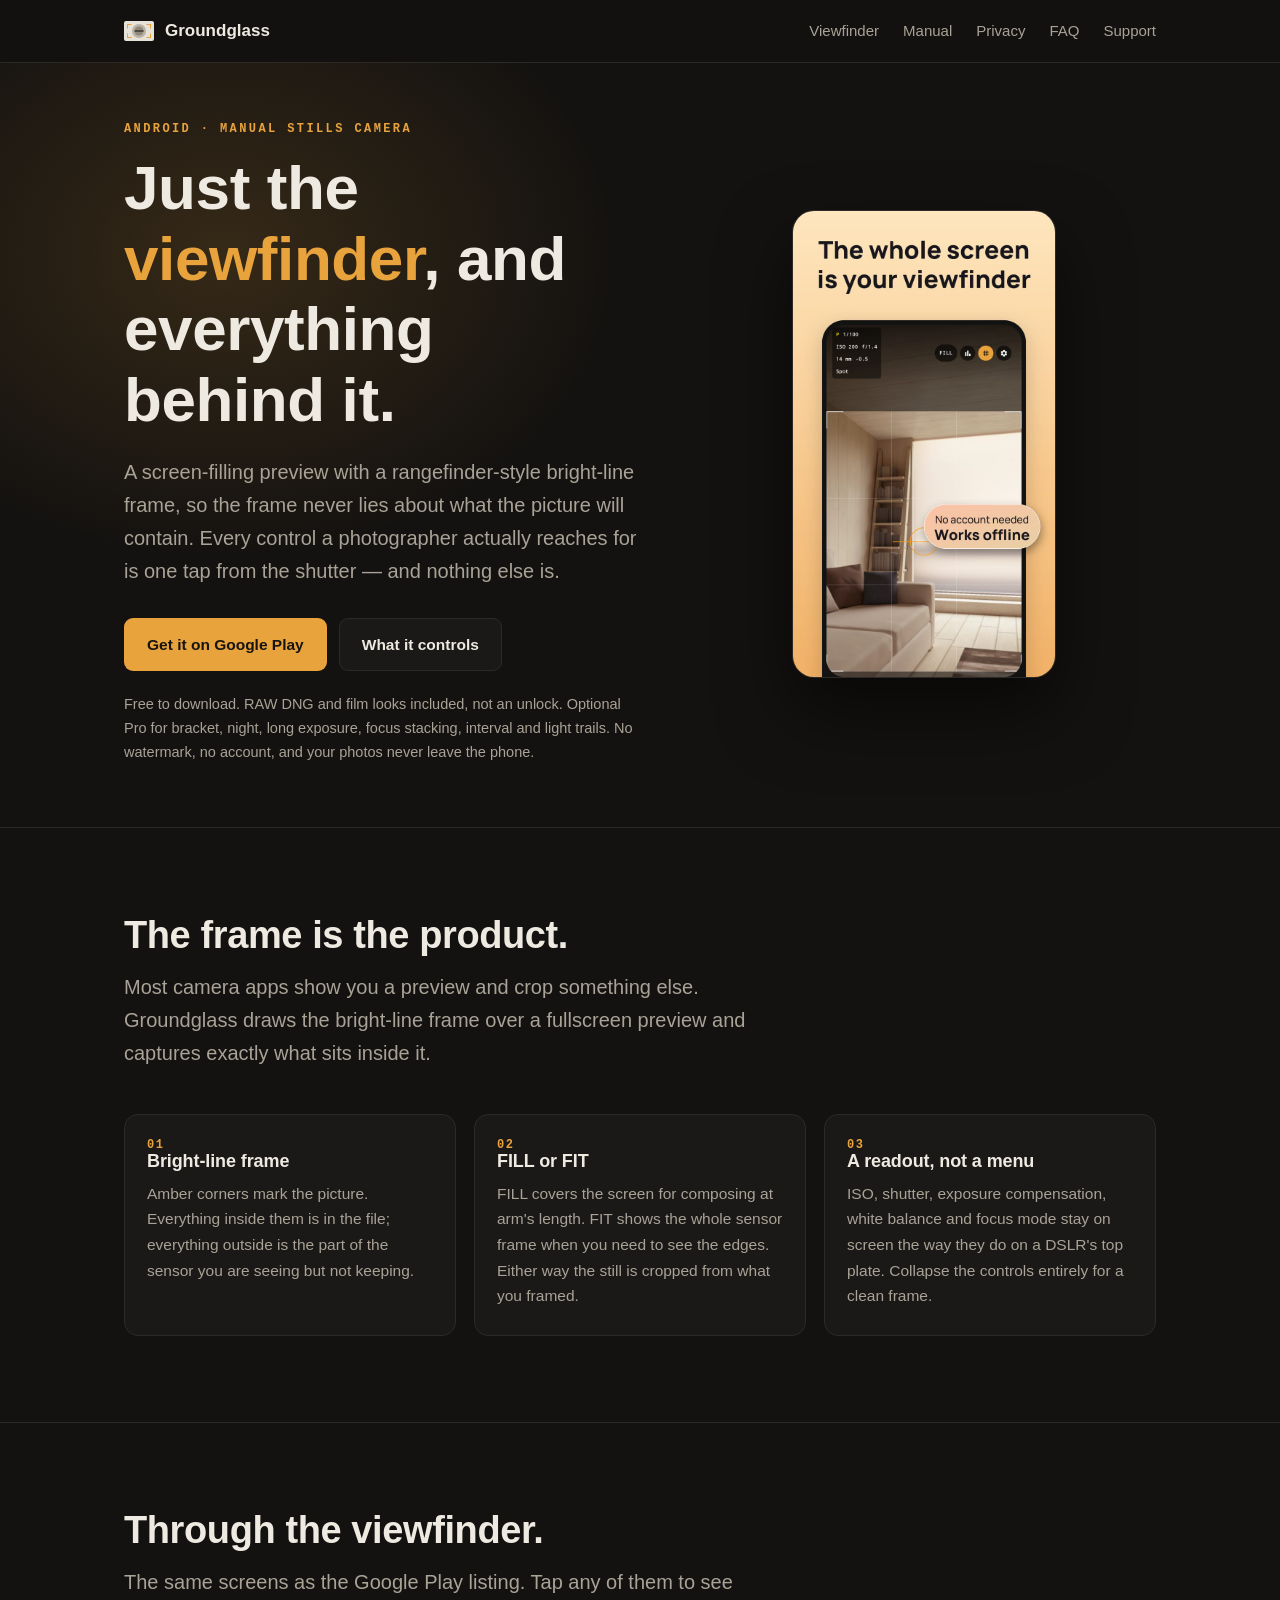
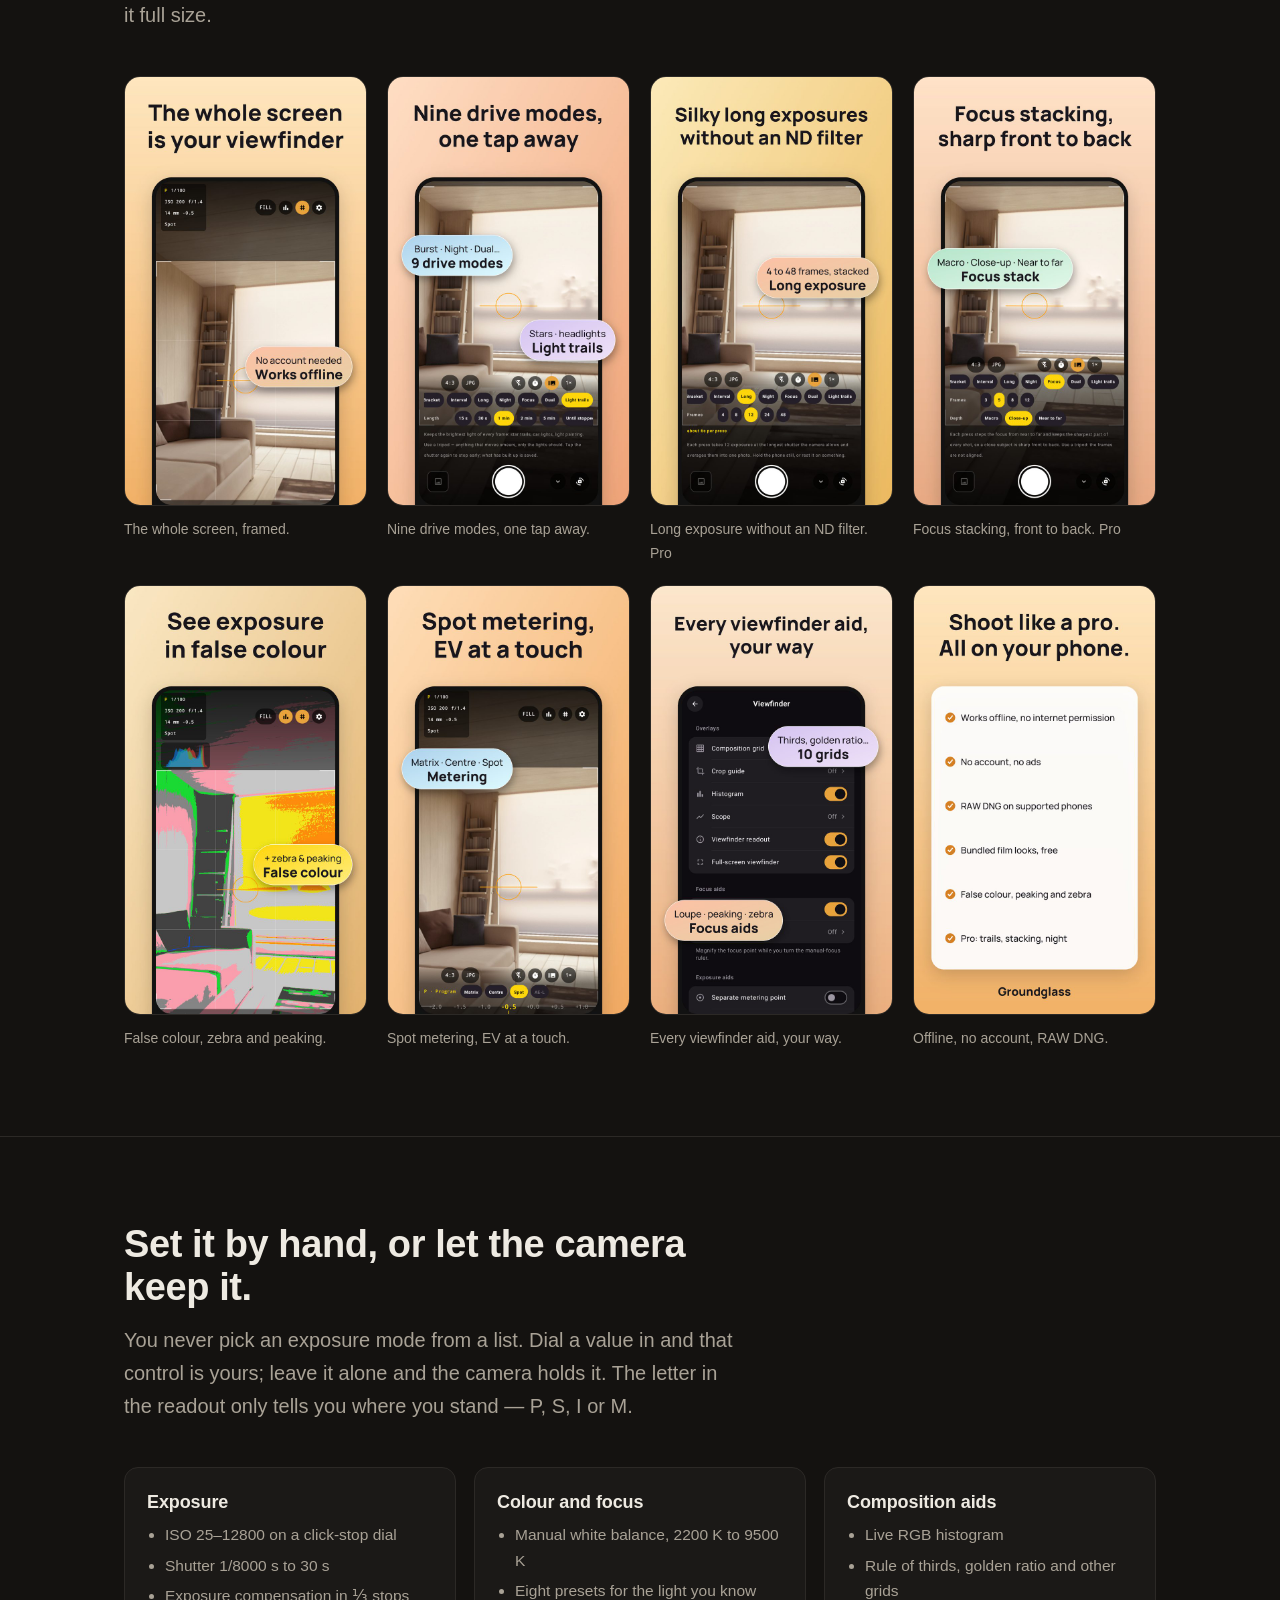
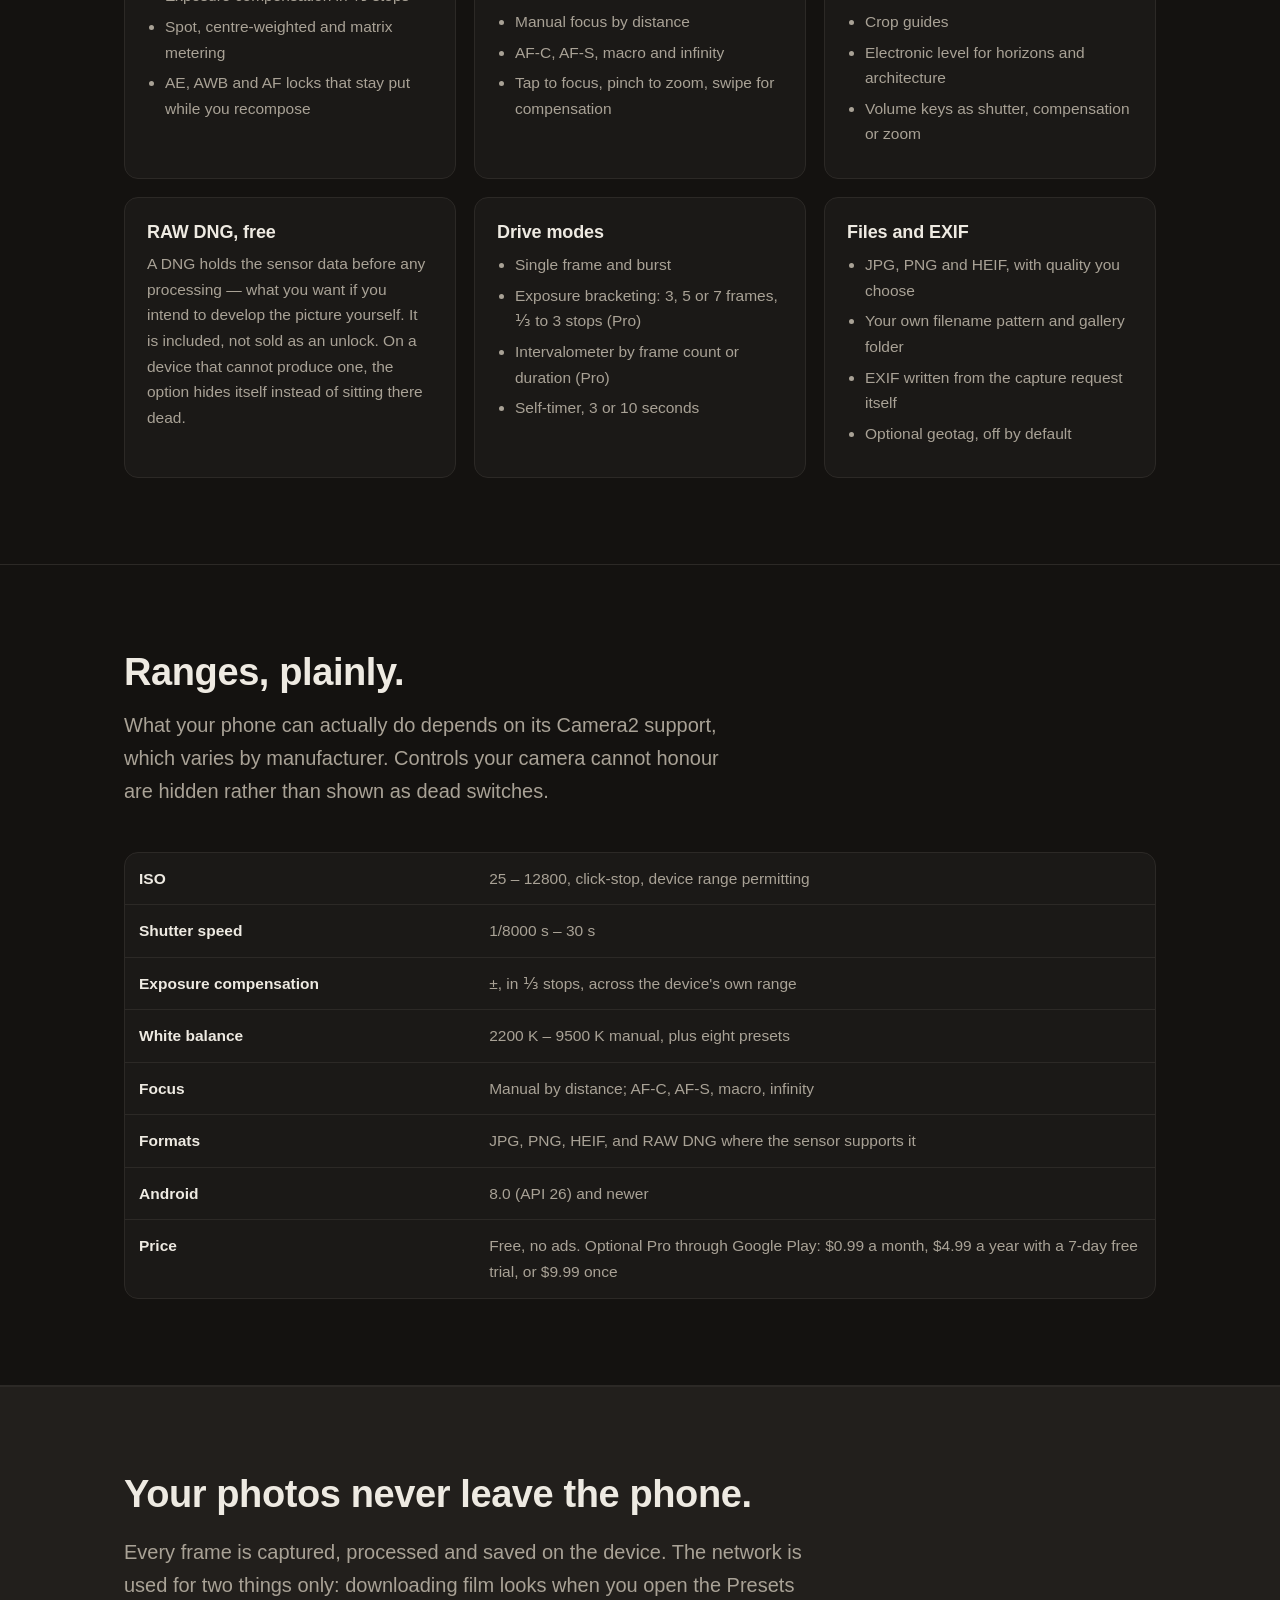
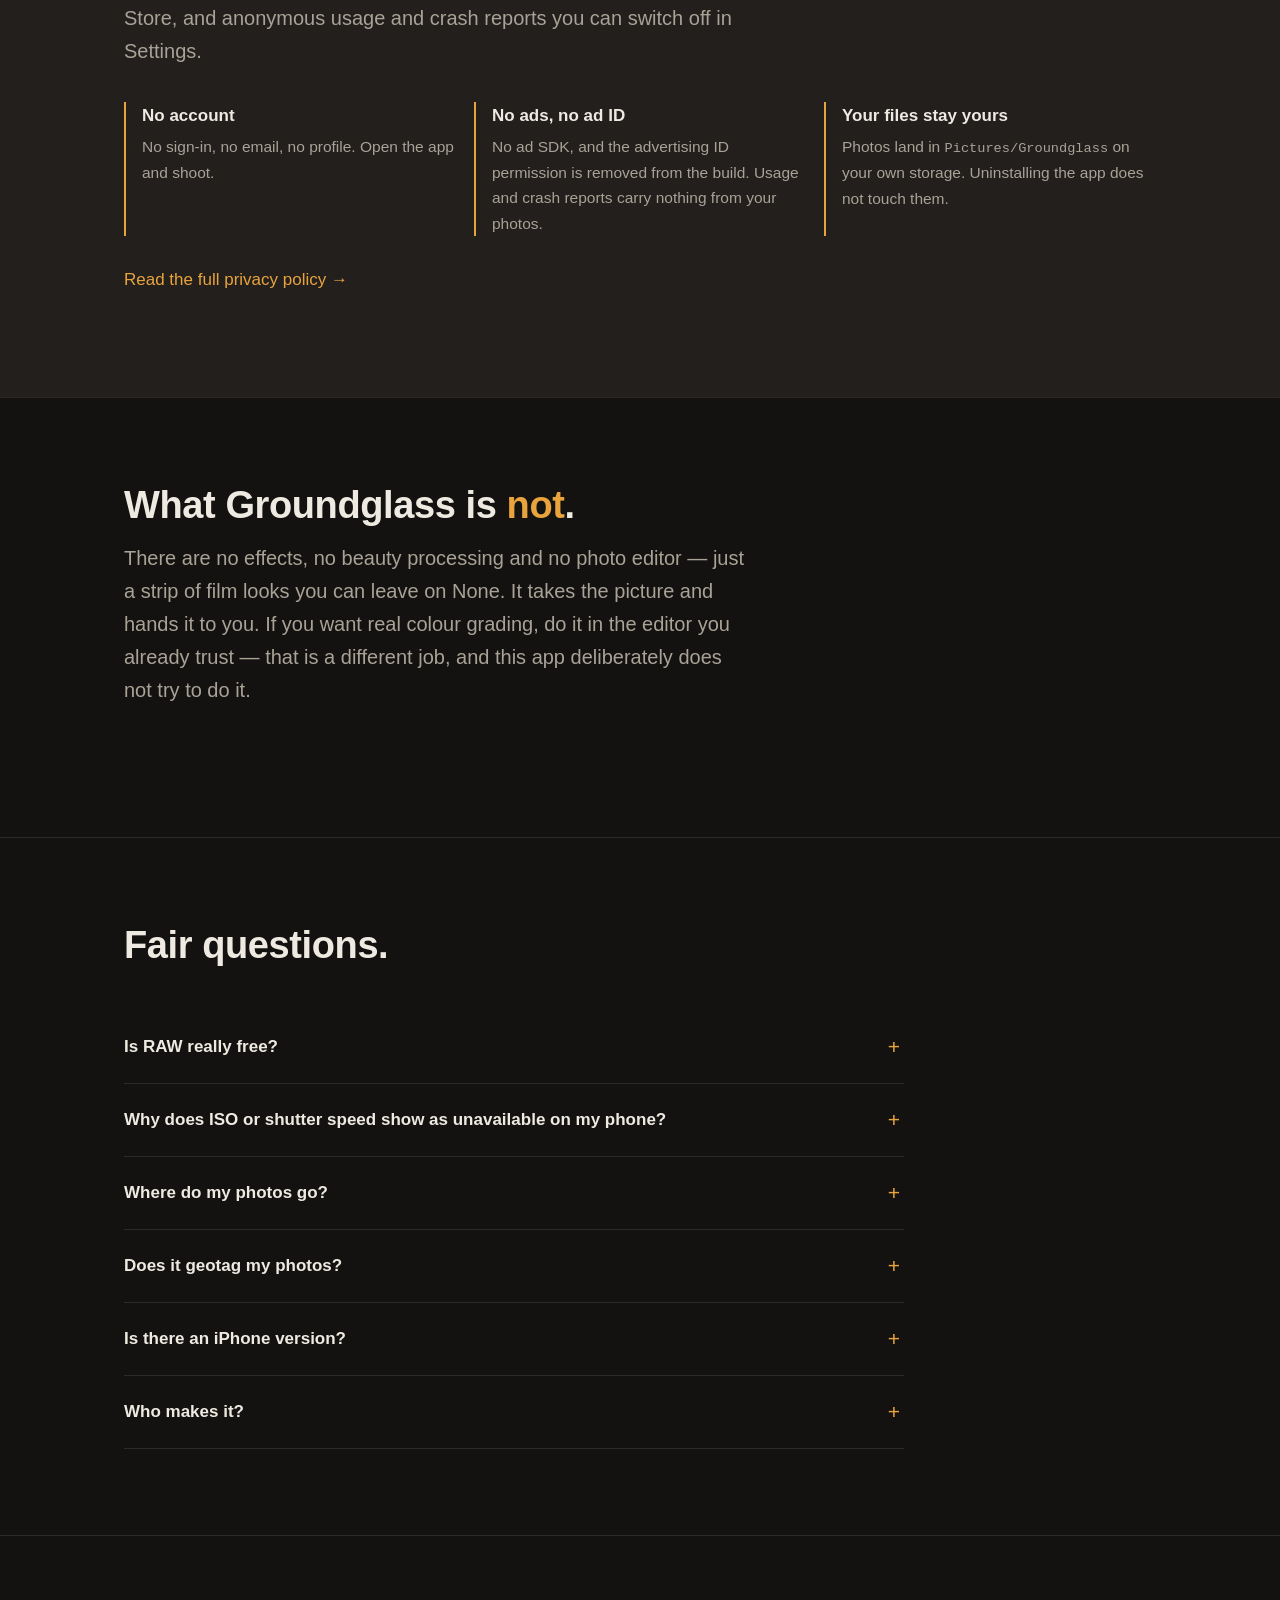
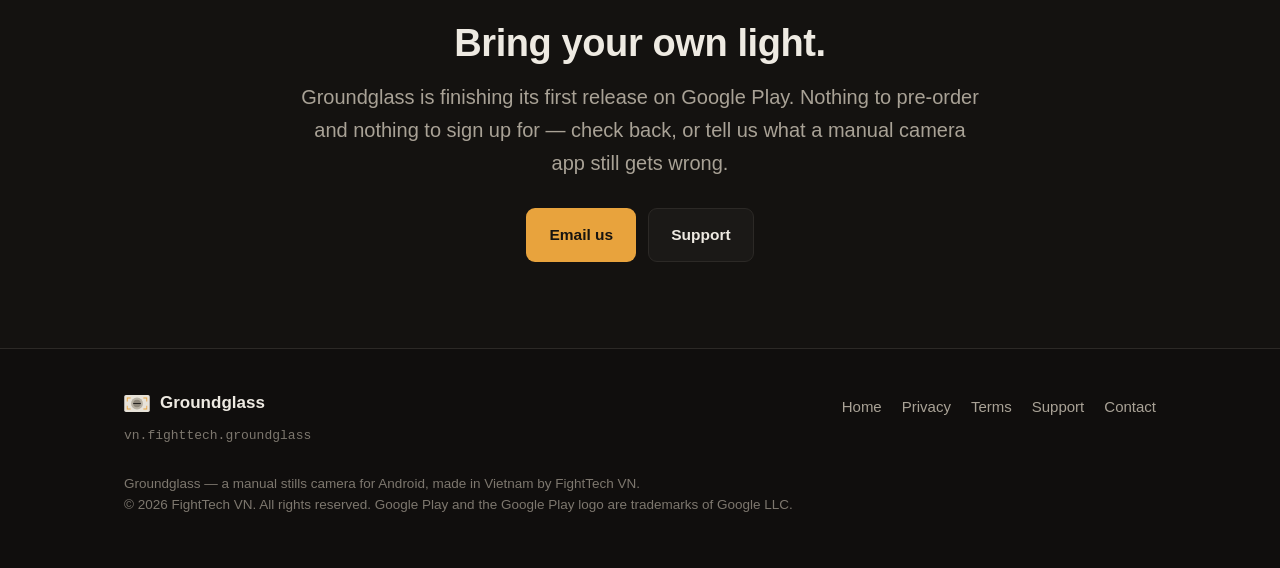
<file: index.html>
<!DOCTYPE html>
<html lang="en">
<head>
<meta charset="UTF-8">
<meta name="viewport" content="width=device-width, initial-scale=1.0, viewport-fit=cover">
<title>Groundglass — a manual camera for Android, and nothing else</title>
<meta name="description" content="Groundglass is a manual stills camera for Android: a fullscreen viewfinder with a rangefinder bright-line frame, ISO 25–12800, shutter to 30 seconds, Kelvin white balance, manual focus, free RAW DNG and film looks. Optional Pro modes and a Presets Store of film looks. No account, no ads, no photo uploads.">
<link rel="canonical" href="https://trunghieuvn.github.io/groundglass/">
<meta name="robots" content="index, follow">
<meta name="theme-color" content="#141210">
<link rel="icon" href="assets/favicon.svg" type="image/svg+xml">
<link rel="apple-touch-icon" href="assets/icon.png">

<meta property="og:type" content="website">
<meta property="og:site_name" content="Groundglass">
<meta property="og:title" content="Groundglass — a manual camera for Android, and nothing else">
<meta property="og:description" content="A fullscreen viewfinder with a bright-line frame, full manual exposure, free RAW DNG and film looks. No account, no ads, no photo uploads.">
<meta property="og:url" content="https://trunghieuvn.github.io/groundglass/">
<meta property="og:image" content="https://trunghieuvn.github.io/groundglass/assets/feature.png">
<meta name="twitter:card" content="summary_large_image">
<meta name="twitter:title" content="Groundglass — a manual camera for Android">
<meta name="twitter:description" content="Fullscreen viewfinder, full manual control, free RAW DNG. No account, no ads, no photo uploads.">
<meta name="twitter:image" content="https://trunghieuvn.github.io/groundglass/assets/feature.png">

<link rel="stylesheet" href="css/style.css?v=20260907">
<script type="application/ld+json">
{
  "@context": "https://schema.org",
  "@type": "SoftwareApplication",
  "name": "Groundglass Manual Cam Pro RAW",
  "operatingSystem": "Android 8.0+",
  "applicationCategory": "MultimediaApplication",
  "url": "https://trunghieuvn.github.io/groundglass/",
  "author": { "@type": "Organization", "name": "FightTech VN" },
  "downloadUrl": "https://play.google.com/store/apps/details?id=vn.fighttech.groundglass",
  "offers": { "@type": "Offer", "price": "0", "priceCurrency": "USD" },
  "description": "Free download. Optional Groundglass Pro in-app purchase."
}
</script>
</head>
<body>

<nav>
  <div class="wrap">
    <a class="brand" href="./">
      <svg viewBox="0 0 60 40" width="30" height="20" aria-hidden="true">
        <rect x="0" y="0" width="60" height="40" rx="4" fill="#E7E2D8"/>
        <circle cx="30" cy="20" r="14" fill="#B9B2A4"/>
        <circle cx="30" cy="20" r="9" fill="#8E877A"/>
        <rect x="21" y="19" width="18" height="2" fill="#141210"/>
        <path d="M6,6 h9 v2 h-7 v7 h-2 z M54,6 h-9 v2 h7 v7 h2 z M6,34 h9 v-2 h-7 v-7 h-2 z M54,34 h-9 v-2 h7 v-7 h2 z" fill="#E8A33D"/>
      </svg>
      Groundglass
    </a>
    <div class="links">
      <a href="#finder" class="hide-sm">Viewfinder</a>
      <a href="#manual" class="hide-sm">Manual</a>
      <a href="#privacy" class="hide-sm">Privacy</a>
      <a href="#faq">FAQ</a>
      <a href="support.html">Support</a>
    </div>
  </div>
</nav>

<header class="hero">
  <div class="wrap">
    <div>
      <p class="eyebrow">Android · manual stills camera</p>
      <h1>Just the <span class="accent">viewfinder</span>, and everything behind it.</h1>
      <p class="lede">A screen-filling preview with a rangefinder-style bright-line frame, so the frame never lies about what the picture will contain. Every control a photographer actually reaches for is one tap from the shutter — and nothing else is.</p>
      <div class="btn-row">
        <a class="btn btn-primary" href="https://play.google.com/store/apps/details?id=vn.fighttech.groundglass">Get it on Google Play</a>
        <a class="btn btn-ghost" href="#manual">What it controls</a>
      </div>
      <p class="fineprint">Free to download. RAW DNG and film looks included, not an unlock. Optional Pro for bracket, night, long exposure, focus stacking, interval and light trails. No watermark, no account, and your photos never leave the phone.</p>
    </div>
    <div>
      <img class="shot-hero" src="screenshots/1_viewfinder.jpg" width="720" height="1280" alt="The Groundglass viewfinder filling the screen, with the exposure readout in the corner" fetchpriority="high">
    </div>
  </div>
</header>

<section class="bordered" id="finder">
  <div class="wrap">
    <div class="section-head">
      <h2 class="reveal">The frame is the product.</h2>
      <p class="lede reveal">Most camera apps show you a preview and crop something else. Groundglass draws the bright-line frame over a fullscreen preview and captures exactly what sits inside it.</p>
    </div>
    <div class="grid">
      <div class="card reveal">
        <p class="num">01</p>
        <h3>Bright-line frame</h3>
        <p>Amber corners mark the picture. Everything inside them is in the file; everything outside is the part of the sensor you are seeing but not keeping.</p>
      </div>
      <div class="card reveal">
        <p class="num">02</p>
        <h3>FILL or FIT</h3>
        <p>FILL covers the screen for composing at arm's length. FIT shows the whole sensor frame when you need to see the edges. Either way the still is cropped from what you framed.</p>
      </div>
      <div class="card reveal">
        <p class="num">03</p>
        <h3>A readout, not a menu</h3>
        <p>ISO, shutter, exposure compensation, white balance and focus mode stay on screen the way they do on a DSLR's top plate. Collapse the controls entirely for a clean frame.</p>
      </div>
    </div>
  </div>
</section>

<section class="bordered" id="shots">
  <div class="wrap">
    <div class="section-head">
      <h2 class="reveal">Through the viewfinder.</h2>
      <p class="lede reveal">The same screens as the Google Play listing. Tap any of them to see it full size.</p>
    </div>
    <div class="rail">
      <figure class="reveal">
        <img src="screenshots/1_viewfinder.jpg" width="720" height="1280" loading="lazy" alt="The whole screen is your viewfinder, with the exposure readout in the corner">
        <figcaption>The whole screen, framed.</figcaption>
      </figure>
      <figure class="reveal">
        <img src="screenshots/2_drive-modes.jpg" width="720" height="1280" loading="lazy" alt="Drive mode panel with burst, night, dual and light-trail modes">
        <figcaption>Nine drive modes, one tap away.</figcaption>
      </figure>
      <figure class="reveal">
        <img src="screenshots/3_long-exposure.jpg" width="720" height="1280" loading="lazy" alt="Long exposure mode stacking 4 to 48 frames">
        <figcaption>Long exposure without an ND filter. Pro</figcaption>
      </figure>
      <figure class="reveal">
        <img src="screenshots/4_focus-stack.jpg" width="720" height="1280" loading="lazy" alt="Focus stacking from near to far">
        <figcaption>Focus stacking, front to back. Pro</figcaption>
      </figure>
      <figure class="reveal">
        <img src="screenshots/5_false-colour.jpg" width="720" height="1280" loading="lazy" alt="False colour exposure overlay with zebra and peaking">
        <figcaption>False colour, zebra and peaking.</figcaption>
      </figure>
      <figure class="reveal">
        <img src="screenshots/6_metering.jpg" width="720" height="1280" loading="lazy" alt="Matrix, centre-weighted and spot metering with EV compensation">
        <figcaption>Spot metering, EV at a touch.</figcaption>
      </figure>
      <figure class="reveal">
        <img src="screenshots/7_viewfinder-aids.jpg" width="720" height="1280" loading="lazy" alt="Viewfinder settings: composition grids, histogram, focus aids">
        <figcaption>Every viewfinder aid, your way.</figcaption>
      </figure>
      <figure class="reveal">
        <img src="screenshots/8_overview.jpg" width="720" height="1280" loading="lazy" alt="Summary: works offline, no account, RAW DNG, free film looks, Pro modes">
        <figcaption>Offline, no account, RAW DNG.</figcaption>
      </figure>
    </div>
  </div>
</section>

<section class="bordered" id="manual">
  <div class="wrap">
    <div class="section-head">
      <h2 class="reveal">Set it by hand, or let the camera keep it.</h2>
      <p class="lede reveal">You never pick an exposure mode from a list. Dial a value in and that control is yours; leave it alone and the camera holds it. The letter in the readout only tells you where you stand — P, S, I or M.</p>
    </div>
    <div class="grid">
      <div class="card reveal">
        <h3>Exposure</h3>
        <ul>
          <li>ISO 25–12800 on a click-stop dial</li>
          <li>Shutter 1/8000 s to 30 s</li>
          <li>Exposure compensation in ⅓ stops</li>
          <li>Spot, centre-weighted and matrix metering</li>
          <li>AE, AWB and AF locks that stay put while you recompose</li>
        </ul>
      </div>
      <div class="card reveal">
        <h3>Colour and focus</h3>
        <ul>
          <li>Manual white balance, 2200 K to 9500 K</li>
          <li>Eight presets for the light you know</li>
          <li>Manual focus by distance</li>
          <li>AF-C, AF-S, macro and infinity</li>
          <li>Tap to focus, pinch to zoom, swipe for compensation</li>
        </ul>
      </div>
      <div class="card reveal">
        <h3>Composition aids</h3>
        <ul>
          <li>Live RGB histogram</li>
          <li>Rule of thirds, golden ratio and other grids</li>
          <li>Crop guides</li>
          <li>Electronic level for horizons and architecture</li>
          <li>Volume keys as shutter, compensation or zoom</li>
        </ul>
      </div>
      <div class="card reveal">
        <h3>RAW DNG, free</h3>
        <p>A DNG holds the sensor data before any processing — what you want if you intend to develop the picture yourself. It is included, not sold as an unlock. On a device that cannot produce one, the option hides itself instead of sitting there dead.</p>
      </div>
      <div class="card reveal">
        <h3>Drive modes</h3>
        <ul>
          <li>Single frame and burst</li>
          <li>Exposure bracketing: 3, 5 or 7 frames, ⅓ to 3 stops (Pro)</li>
          <li>Intervalometer by frame count or duration (Pro)</li>
          <li>Self-timer, 3 or 10 seconds</li>
        </ul>
      </div>
      <div class="card reveal">
        <h3>Files and EXIF</h3>
        <ul>
          <li>JPG, PNG and HEIF, with quality you choose</li>
          <li>Your own filename pattern and gallery folder</li>
          <li>EXIF written from the capture request itself</li>
          <li>Optional geotag, off by default</li>
        </ul>
      </div>
    </div>
  </div>
</section>

<section class="bordered">
  <div class="wrap">
    <div class="section-head">
      <h2 class="reveal">Ranges, plainly.</h2>
      <p class="lede reveal">What your phone can actually do depends on its Camera2 support, which varies by manufacturer. Controls your camera cannot honour are hidden rather than shown as dead switches.</p>
    </div>
    <div class="spec-wrap reveal">
      <table class="spec">
        <tr><th>ISO</th><td>25 – 12800, click-stop, device range permitting</td></tr>
        <tr><th>Shutter speed</th><td>1/8000 s – 30 s</td></tr>
        <tr><th>Exposure compensation</th><td>±, in ⅓ stops, across the device's own range</td></tr>
        <tr><th>White balance</th><td>2200 K – 9500 K manual, plus eight presets</td></tr>
        <tr><th>Focus</th><td>Manual by distance; AF-C, AF-S, macro, infinity</td></tr>
        <tr><th>Formats</th><td>JPG, PNG, HEIF, and RAW DNG where the sensor supports it</td></tr>
        <tr><th>Android</th><td>8.0 (API 26) and newer</td></tr>
        <tr><th>Price</th><td>Free, no ads. Optional Pro through Google Play: $0.99 a month, $4.99 a year with a 7-day free trial, or $9.99 once</td></tr>
      </table>
    </div>
  </div>
</section>

<section class="band" id="privacy">
  <div class="wrap">
    <h2 class="reveal">Your photos never leave the phone.</h2>
    <p class="lede reveal">Every frame is captured, processed and saved on the device. The network is used for two things only: downloading film looks when you open the Presets Store, and anonymous usage and crash reports you can switch off in Settings.</p>
    <div class="cols">
      <div class="reveal"><strong>No account</strong><p>No sign-in, no email, no profile. Open the app and shoot.</p></div>
      <div class="reveal"><strong>No ads, no ad ID</strong><p>No ad SDK, and the advertising ID permission is removed from the build. Usage and crash reports carry nothing from your photos.</p></div>
      <div class="reveal"><strong>Your files stay yours</strong><p>Photos land in <code>Pictures/Groundglass</code> on your own storage. Uninstalling the app does not touch them.</p></div>
    </div>
    <p style="margin-top:30px" class="reveal"><a href="privacy.html">Read the full privacy policy →</a></p>
  </div>
</section>

<section class="bordered">
  <div class="wrap">
    <div class="section-head">
      <h2 class="reveal">What Groundglass is <span class="accent">not</span>.</h2>
      <p class="lede reveal">There are no effects, no beauty processing and no photo editor — just a strip of film looks you can leave on None. It takes the picture and hands it to you. If you want real colour grading, do it in the editor you already trust — that is a different job, and this app deliberately does not try to do it.</p>
    </div>
  </div>
</section>

<section class="bordered" id="faq">
  <div class="wrap">
    <div class="section-head">
      <h2 class="reveal">Fair questions.</h2>
    </div>
    <div class="faq reveal">
      <details>
        <summary>Is RAW really free?</summary>
        <p>Yes. DNG capture is part of the app, not an unlock, and so are the film looks. The only paid part is the optional Groundglass Pro, which adds the bracket, night, long-exposure, focus-stacking, interval and light-trail modes. Whether your phone can produce a DNG is up to its camera hardware and firmware, not to us.</p>
      </details>
      <details>
        <summary>Why does ISO or shutter speed show as unavailable on my phone?</summary>
        <p>Manual sensor control is an optional Camera2 capability. Some devices — and most emulators — expose the camera without it, and no app can dial in ISO or shutter speed there. Groundglass hides those controls instead of showing switches that do nothing.</p>
      </details>
      <details>
        <summary>Where do my photos go?</summary>
        <p>Into <code>Pictures/Groundglass</code> in your device's own storage by default, registered with the media library so your Gallery sees them immediately. You can change the folder name and the filename pattern in settings.</p>
      </details>
      <details>
        <summary>Does it geotag my photos?</summary>
        <p>Only if you switch that on. It is off by default, and until you enable it the app never requests the location permission. When enabled, the coordinates are written into the EXIF of your own image files, on the device. Remember that the metadata travels with the file when you share it.</p>
      </details>
      <details>
        <summary>Is there an iPhone version?</summary>
        <p>No. Groundglass is Android only.</p>
      </details>
      <details>
        <summary>Who makes it?</summary>
        <p>FightTech VN, a small team in Vietnam. Write to <a href="mailto:trunghieu4121993@gmail.com">trunghieu4121993@gmail.com</a> — the address on the Play listing reaches the people who wrote the app.</p>
      </details>
    </div>
  </div>
</section>

<section class="cta">
  <div class="wrap">
    <h2 class="reveal">Bring your own light.</h2>
    <p class="lede reveal">Groundglass is finishing its first release on Google Play. Nothing to pre-order and nothing to sign up for — check back, or tell us what a manual camera app still gets wrong.</p>
    <div class="btn-row reveal">
      <a class="btn btn-primary" href="mailto:trunghieu4121993@gmail.com">Email us</a>
      <a class="btn btn-ghost" href="support.html">Support</a>
    </div>
  </div>
</section>

<footer>
  <div class="wrap">
    <div class="cols">
      <div>
        <div class="brand" style="gap:10px">
          <svg viewBox="0 0 60 40" width="26" height="17" aria-hidden="true">
            <rect x="0" y="0" width="60" height="40" rx="4" fill="#E7E2D8"/>
            <circle cx="30" cy="20" r="14" fill="#B9B2A4"/>
            <circle cx="30" cy="20" r="9" fill="#8E877A"/>
            <rect x="21" y="19" width="18" height="2" fill="#141210"/>
            <path d="M6,6 h9 v2 h-7 v7 h-2 z M54,6 h-9 v2 h7 v7 h2 z M6,34 h9 v-2 h-7 v-7 h-2 z M54,34 h-9 v-2 h7 v-7 h2 z" fill="#E8A33D"/>
          </svg>
          Groundglass
        </div>
        <div class="pkg" style="margin-top:8px">vn.fighttech.groundglass</div>
      </div>
      <div class="links">
        <a href="./">Home</a>
        <a href="privacy.html">Privacy</a>
        <a href="terms.html">Terms</a>
        <a href="support.html">Support</a>
        <a href="mailto:trunghieu4121993@gmail.com">Contact</a>
      </div>
    </div>
    <p class="fine">Groundglass — a manual stills camera for Android, made in Vietnam by FightTech VN.<br>
    © 2026 FightTech VN. All rights reserved. Google Play and the Google Play logo are trademarks of Google LLC.</p>
  </div>
</footer>

<div id="lightbox" aria-hidden="true"><img alt=""></div>
<script src="js/main.js?v=20260907"></script>
</body>
</html>
</file>
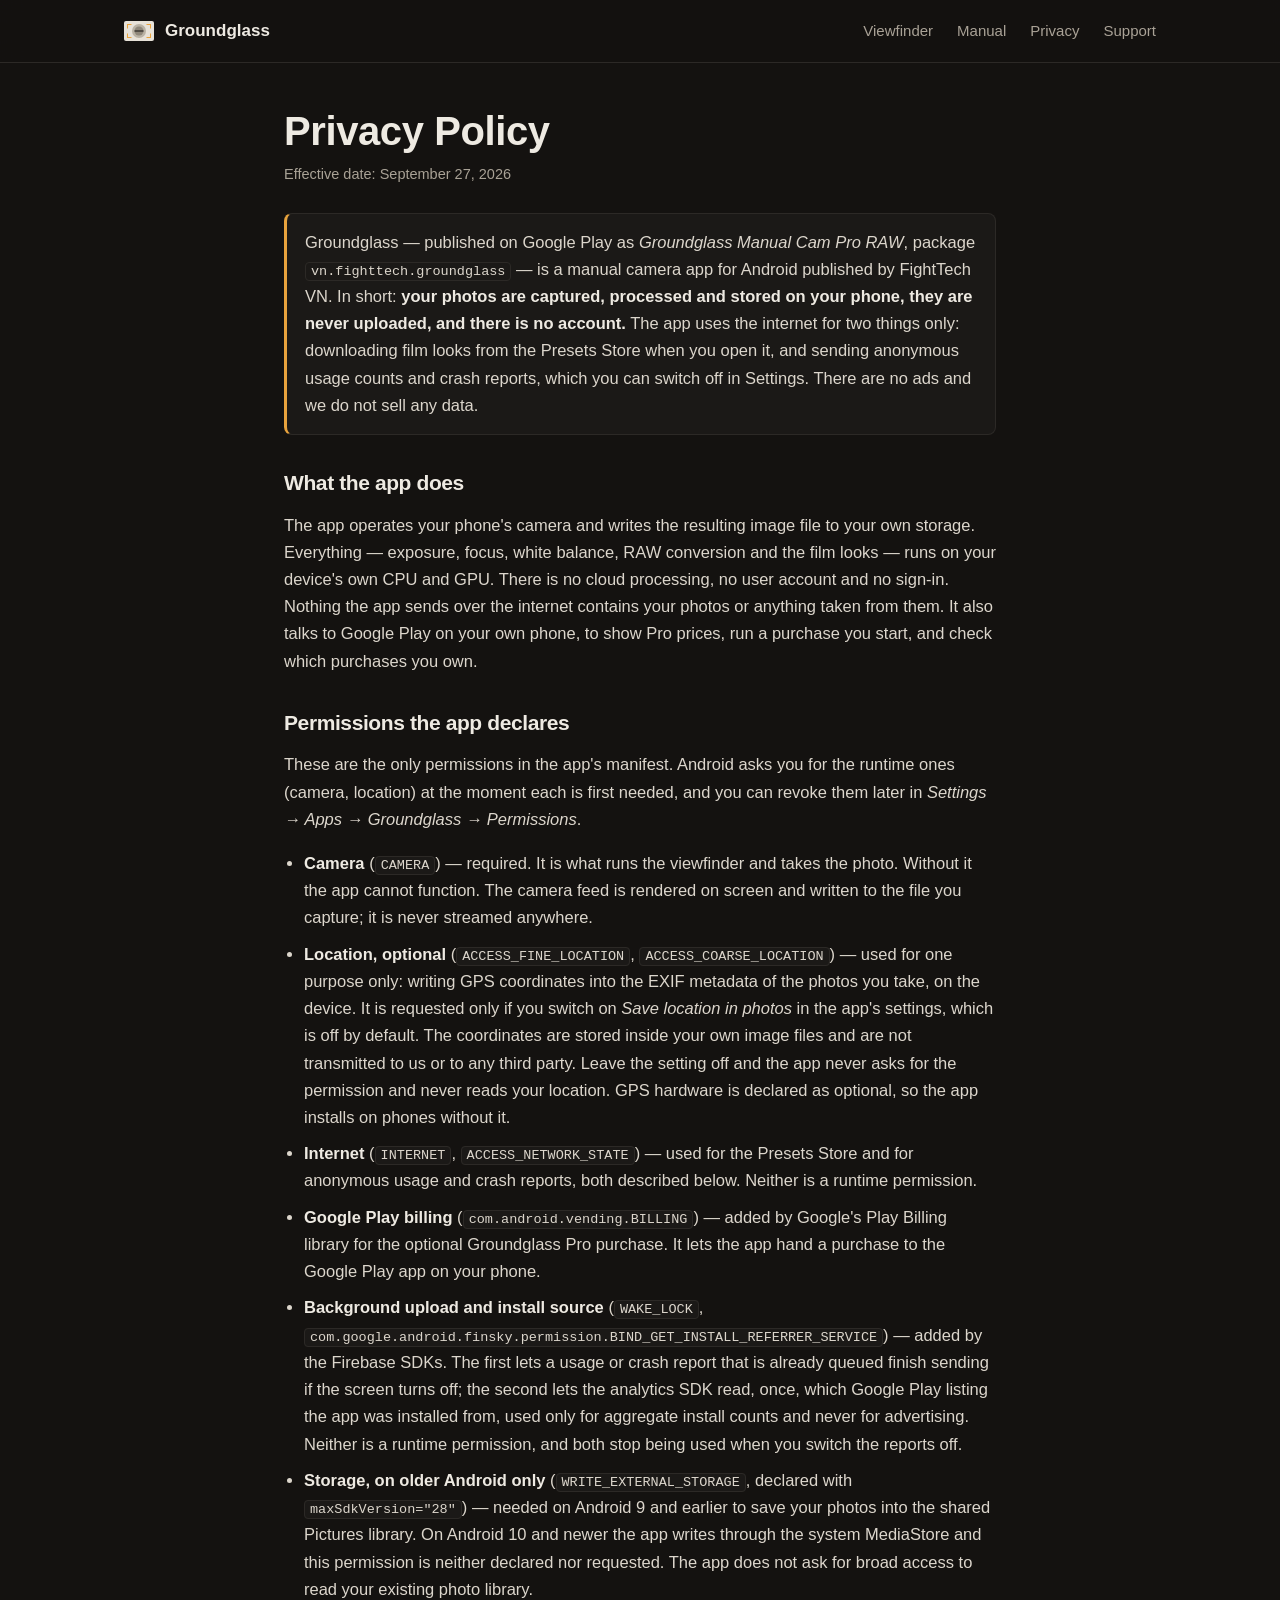
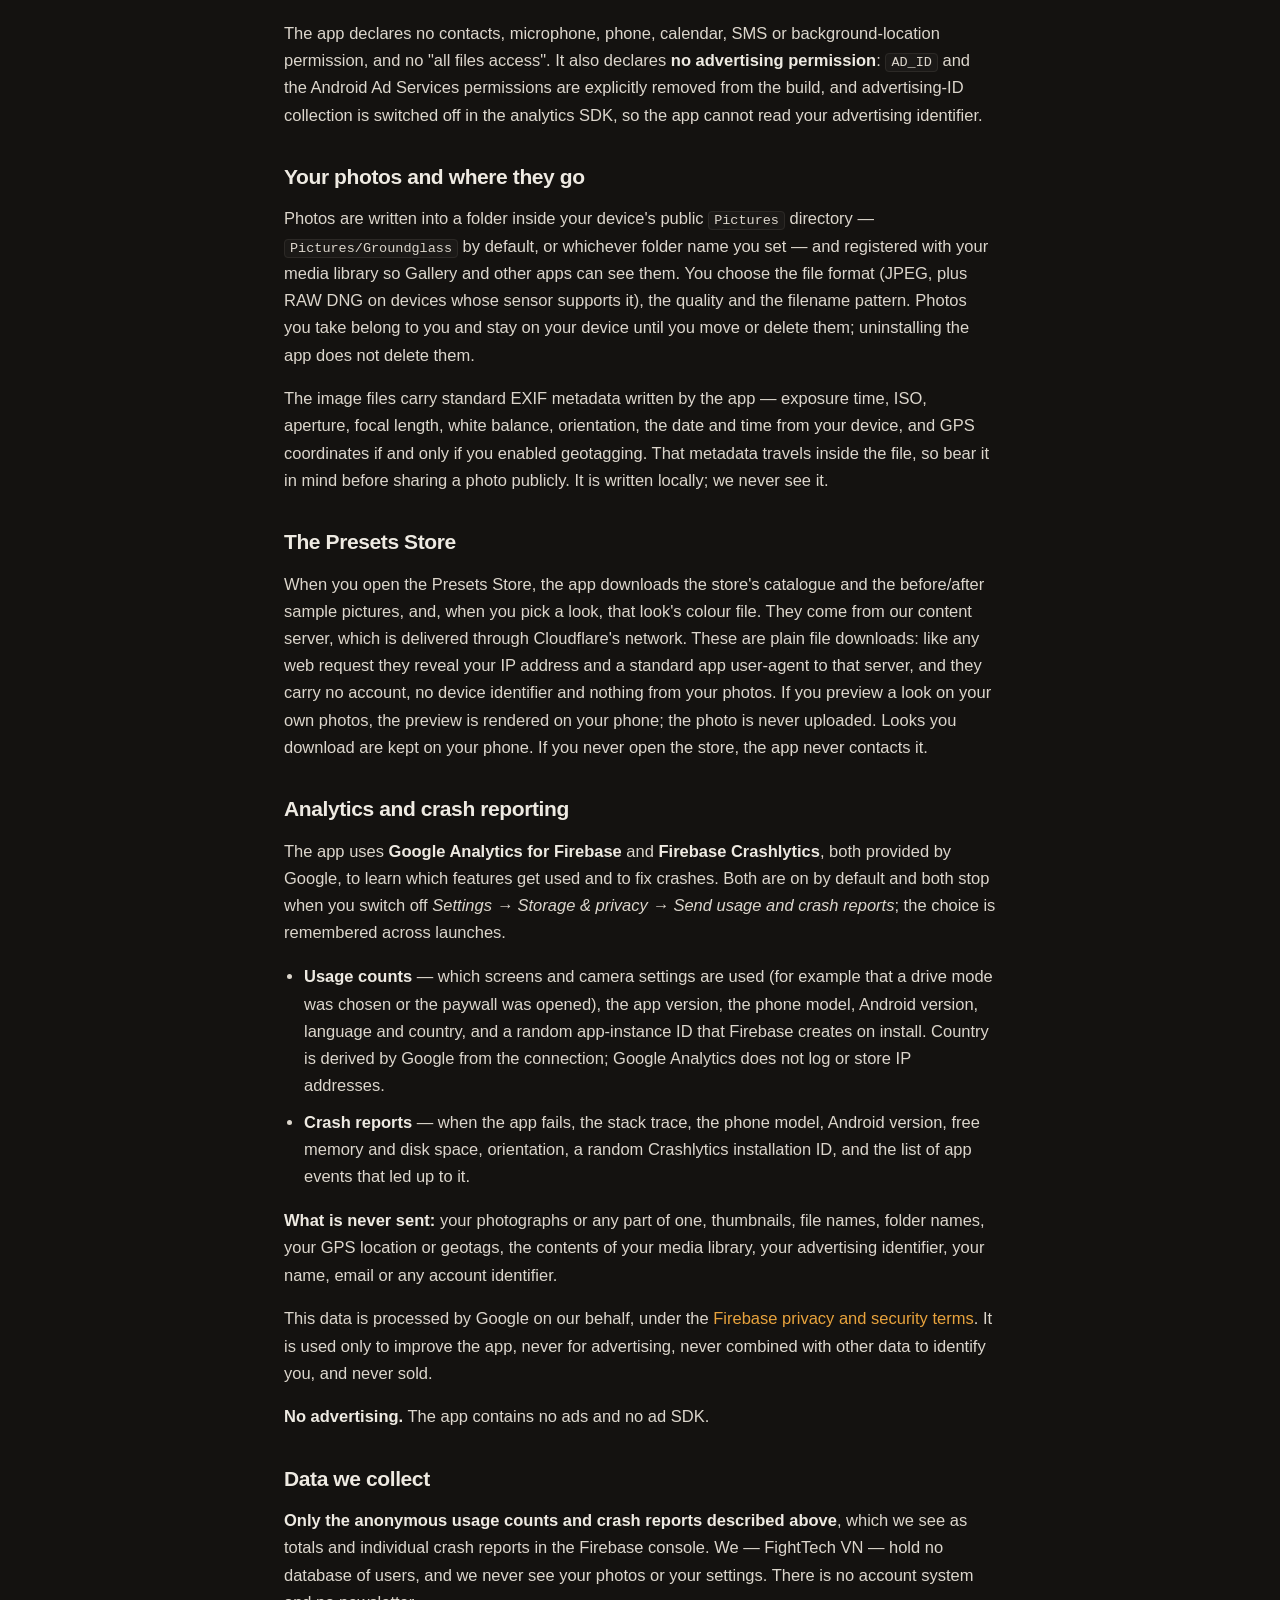
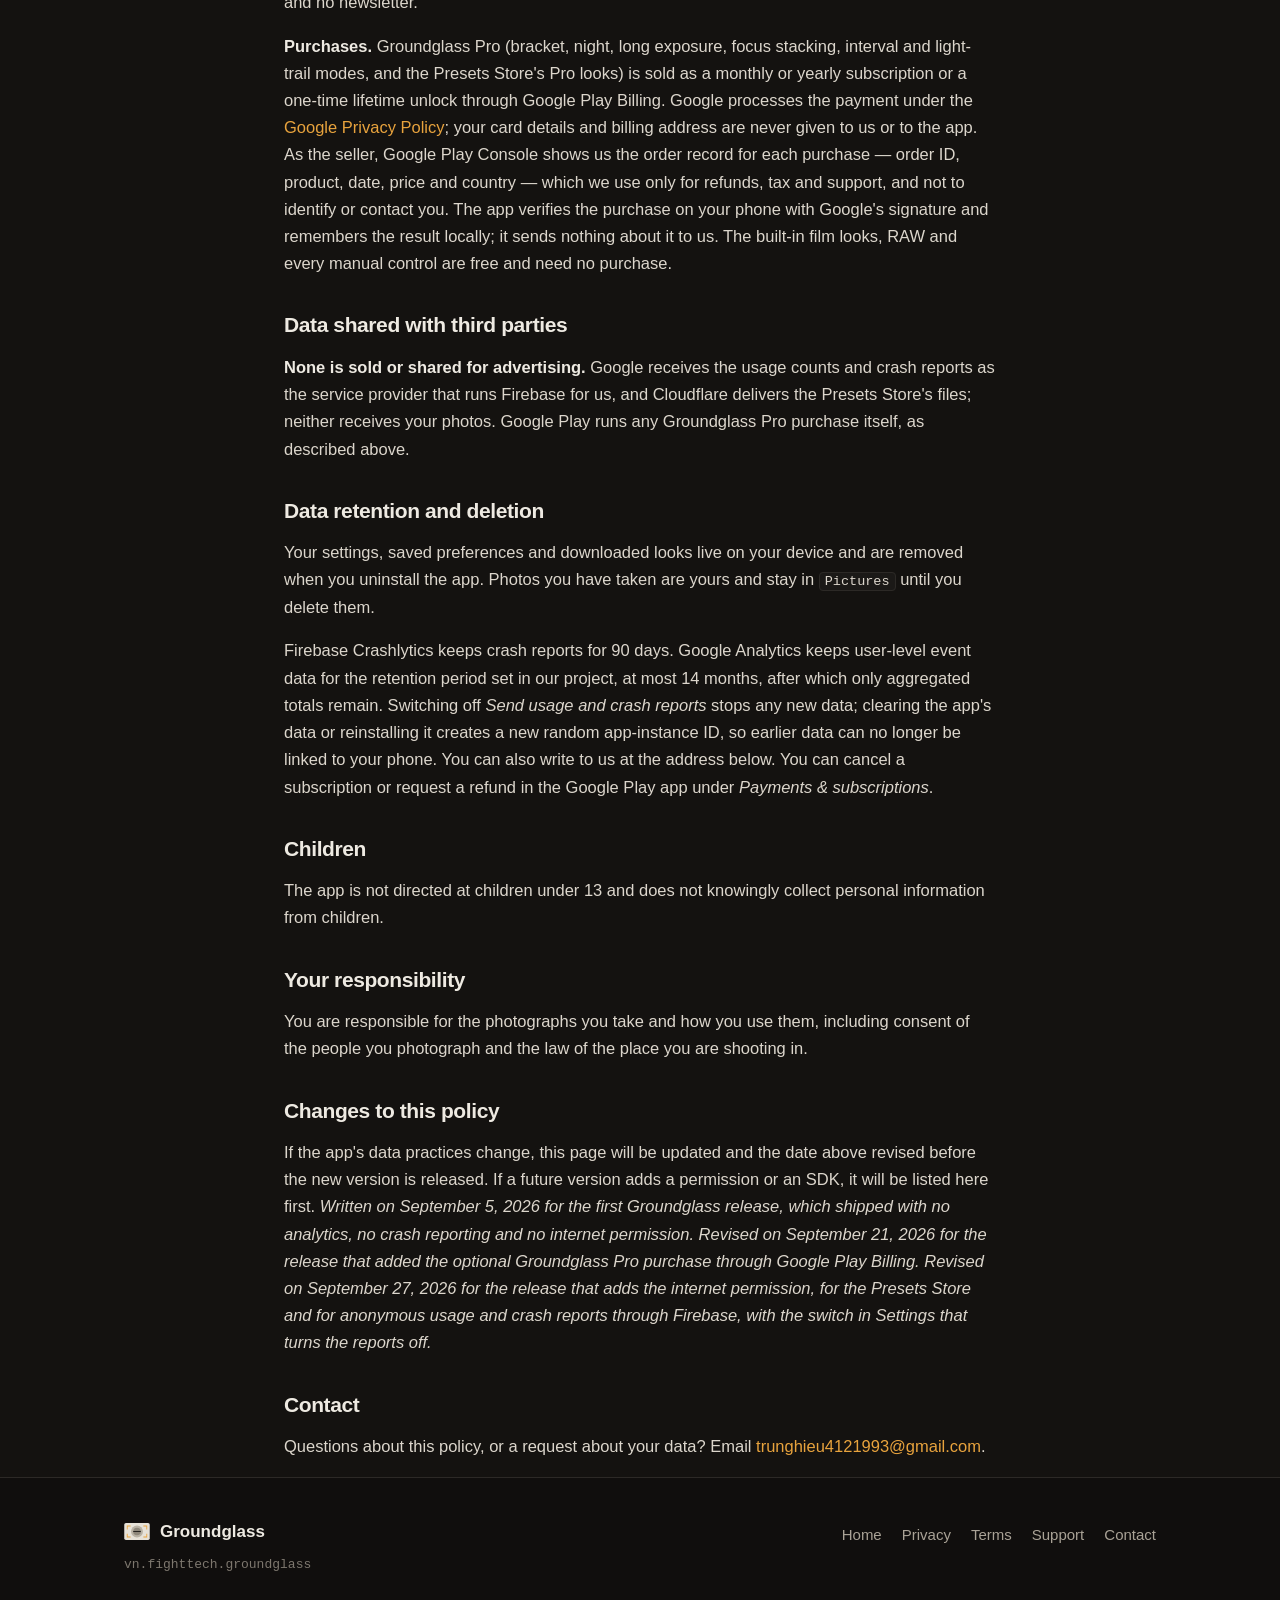
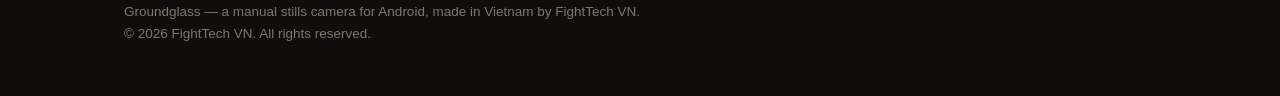
<file: privacy.html>
<!DOCTYPE html>
<html lang="en">
<head>
<meta charset="UTF-8">
<meta name="viewport" content="width=device-width, initial-scale=1.0, viewport-fit=cover">
<title>Privacy Policy — Groundglass for Android</title>
<meta name="description" content="Privacy Policy for Groundglass (vn.fighttech.groundglass): what the camera, location, storage and internet permissions are used for, why your photos and geotags stay on your device, and the anonymous usage and crash reports you can switch off.">
<link rel="canonical" href="https://trunghieuvn.github.io/groundglass/privacy.html">
<meta name="robots" content="index, follow">
<meta name="theme-color" content="#141210">
<link rel="icon" href="assets/favicon.svg" type="image/svg+xml">
<link rel="apple-touch-icon" href="assets/icon.png">
<meta property="og:type" content="website">
<meta property="og:site_name" content="Groundglass">
<meta property="og:title" content="Privacy Policy — Groundglass for Android">
<meta property="og:description" content="Privacy Policy for Groundglass (vn.fighttech.groundglass): what the camera, location, storage and internet permissions are used for, why your photos and geotags stay on your device, and the anonymous usage and crash reports you can switch off.">
<meta property="og:url" content="https://trunghieuvn.github.io/groundglass/privacy.html">
<meta property="og:image" content="https://trunghieuvn.github.io/groundglass/assets/icon.png">
<meta name="twitter:card" content="summary">
<meta name="twitter:title" content="Privacy Policy — Groundglass for Android">
<meta name="twitter:description" content="Privacy Policy for Groundglass (vn.fighttech.groundglass): what the camera, location, storage and internet permissions are used for, why your photos and geotags stay on your device, and the anonymous usage and crash reports you can switch off.">
<meta name="twitter:image" content="https://trunghieuvn.github.io/groundglass/assets/icon.png">
<link rel="stylesheet" href="css/style.css?v=20260907">
</head>
<body>

<nav>
  <div class="wrap">
    <a class="brand" href="./">
      <svg viewBox="0 0 60 40" width="30" height="20" aria-hidden="true">
        <rect x="0" y="0" width="60" height="40" rx="4" fill="#E7E2D8"/>
        <circle cx="30" cy="20" r="14" fill="#B9B2A4"/>
        <circle cx="30" cy="20" r="9" fill="#8E877A"/>
        <rect x="21" y="19" width="18" height="2" fill="#141210"/>
        <path d="M6,6 h9 v2 h-7 v7 h-2 z M54,6 h-9 v2 h7 v7 h2 z M6,34 h9 v-2 h-7 v-7 h-2 z M54,34 h-9 v-2 h7 v-7 h2 z" fill="#E8A33D"/>
      </svg>
      Groundglass
    </a>
    <div class="links">
      <a href="index.html#finder" class="hide-sm">Viewfinder</a>
      <a href="index.html#manual" class="hide-sm">Manual</a>
      <a href="privacy.html">Privacy</a>
      <a href="support.html">Support</a>
    </div>
  </div>
</nav>

<main>
<div class="wrap doc">

  <h1>Privacy Policy</h1>
  <p class="upd">Effective date: September 27, 2026</p>

  <p class="callout">Groundglass — published on Google Play as <em>Groundglass Manual Cam Pro RAW</em>, package <code>vn.fighttech.groundglass</code> — is a manual camera app for Android published by FightTech VN. In short: <strong>your photos are captured, processed and stored on your phone, they are never uploaded, and there is no account.</strong> The app uses the internet for two things only: downloading film looks from the Presets Store when you open it, and sending anonymous usage counts and crash reports, which you can switch off in Settings. There are no ads and we do not sell any data.</p>

  <h2>What the app does</h2>
  <p>The app operates your phone's camera and writes the resulting image file to your own storage. Everything — exposure, focus, white balance, RAW conversion and the film looks — runs on your device's own CPU and GPU. There is no cloud processing, no user account and no sign-in. Nothing the app sends over the internet contains your photos or anything taken from them. It also talks to Google Play on your own phone, to show Pro prices, run a purchase you start, and check which purchases you own.</p>

  <h2>Permissions the app declares</h2>
  <p>These are the only permissions in the app's manifest. Android asks you for the runtime ones (camera, location) at the moment each is first needed, and you can revoke them later in <em>Settings → Apps → Groundglass → Permissions</em>.</p>
  <ul>
    <li><strong>Camera</strong> (<code>CAMERA</code>) — required. It is what runs the viewfinder and takes the photo. Without it the app cannot function. The camera feed is rendered on screen and written to the file you capture; it is never streamed anywhere.</li>
    <li><strong>Location, optional</strong> (<code>ACCESS_FINE_LOCATION</code>, <code>ACCESS_COARSE_LOCATION</code>) — used for one purpose only: writing GPS coordinates into the EXIF metadata of the photos you take, on the device. It is requested only if you switch on <em>Save location in photos</em> in the app's settings, which is off by default. The coordinates are stored inside your own image files and are not transmitted to us or to any third party. Leave the setting off and the app never asks for the permission and never reads your location. GPS hardware is declared as optional, so the app installs on phones without it.</li>
    <li><strong>Internet</strong> (<code>INTERNET</code>, <code>ACCESS_NETWORK_STATE</code>) — used for the Presets Store and for anonymous usage and crash reports, both described below. Neither is a runtime permission.</li>
    <li><strong>Google Play billing</strong> (<code>com.android.vending.BILLING</code>) — added by Google's Play Billing library for the optional Groundglass Pro purchase. It lets the app hand a purchase to the Google Play app on your phone.</li>
    <li><strong>Background upload and install source</strong> (<code>WAKE_LOCK</code>, <code>com.google.android.finsky.permission.BIND_GET_INSTALL_REFERRER_SERVICE</code>) — added by the Firebase SDKs. The first lets a usage or crash report that is already queued finish sending if the screen turns off; the second lets the analytics SDK read, once, which Google Play listing the app was installed from, used only for aggregate install counts and never for advertising. Neither is a runtime permission, and both stop being used when you switch the reports off.</li>
    <li><strong>Storage, on older Android only</strong> (<code>WRITE_EXTERNAL_STORAGE</code>, declared with <code>maxSdkVersion="28"</code>) — needed on Android 9 and earlier to save your photos into the shared Pictures library. On Android 10 and newer the app writes through the system MediaStore and this permission is neither declared nor requested. The app does not ask for broad access to read your existing photo library.</li>
  </ul>
  <p>The app declares no contacts, microphone, phone, calendar, SMS or background-location permission, and no "all files access". It also declares <strong>no advertising permission</strong>: <code>AD_ID</code> and the Android Ad Services permissions are explicitly removed from the build, and advertising-ID collection is switched off in the analytics SDK, so the app cannot read your advertising identifier.</p>

  <h2>Your photos and where they go</h2>
  <p>Photos are written into a folder inside your device's public <code>Pictures</code> directory — <code>Pictures/Groundglass</code> by default, or whichever folder name you set — and registered with your media library so Gallery and other apps can see them. You choose the file format (JPEG, plus RAW DNG on devices whose sensor supports it), the quality and the filename pattern. Photos you take belong to you and stay on your device until you move or delete them; uninstalling the app does not delete them.</p>
  <p>The image files carry standard EXIF metadata written by the app — exposure time, ISO, aperture, focal length, white balance, orientation, the date and time from your device, and GPS coordinates if and only if you enabled geotagging. That metadata travels inside the file, so bear it in mind before sharing a photo publicly. It is written locally; we never see it.</p>

  <h2>The Presets Store</h2>
  <p>When you open the Presets Store, the app downloads the store's catalogue and the before/after sample pictures, and, when you pick a look, that look's colour file. They come from our content server, which is delivered through Cloudflare's network. These are plain file downloads: like any web request they reveal your IP address and a standard app user-agent to that server, and they carry no account, no device identifier and nothing from your photos. If you preview a look on your own photos, the preview is rendered on your phone; the photo is never uploaded. Looks you download are kept on your phone. If you never open the store, the app never contacts it.</p>

  <h2>Analytics and crash reporting</h2>
  <p>The app uses <strong>Google Analytics for Firebase</strong> and <strong>Firebase Crashlytics</strong>, both provided by Google, to learn which features get used and to fix crashes. Both are on by default and both stop when you switch off <em>Settings → Storage &amp; privacy → Send usage and crash reports</em>; the choice is remembered across launches.</p>
  <ul>
    <li><strong>Usage counts</strong> — which screens and camera settings are used (for example that a drive mode was chosen or the paywall was opened), the app version, the phone model, Android version, language and country, and a random app-instance ID that Firebase creates on install. Country is derived by Google from the connection; Google Analytics does not log or store IP addresses.</li>
    <li><strong>Crash reports</strong> — when the app fails, the stack trace, the phone model, Android version, free memory and disk space, orientation, a random Crashlytics installation ID, and the list of app events that led up to it.</li>
  </ul>
  <p><strong>What is never sent:</strong> your photographs or any part of one, thumbnails, file names, folder names, your GPS location or geotags, the contents of your media library, your advertising identifier, your name, email or any account identifier.</p>
  <p>This data is processed by Google on our behalf, under the <a href="https://firebase.google.com/support/privacy">Firebase privacy and security terms</a>. It is used only to improve the app, never for advertising, never combined with other data to identify you, and never sold.</p>
  <p><strong>No advertising.</strong> The app contains no ads and no ad SDK.</p>

  <h2>Data we collect</h2>
  <p><strong>Only the anonymous usage counts and crash reports described above</strong>, which we see as totals and individual crash reports in the Firebase console. We — FightTech VN — hold no database of users, and we never see your photos or your settings. There is no account system and no newsletter.</p>
  <p><strong>Purchases.</strong> Groundglass Pro (bracket, night, long exposure, focus stacking, interval and light-trail modes, and the Presets Store's Pro looks) is sold as a monthly or yearly subscription or a one-time lifetime unlock through Google Play Billing. Google processes the payment under the <a href="https://policies.google.com/privacy">Google Privacy Policy</a>; your card details and billing address are never given to us or to the app. As the seller, Google Play Console shows us the order record for each purchase — order ID, product, date, price and country — which we use only for refunds, tax and support, and not to identify or contact you. The app verifies the purchase on your phone with Google's signature and remembers the result locally; it sends nothing about it to us. The built-in film looks, RAW and every manual control are free and need no purchase.</p>

  <h2>Data shared with third parties</h2>
  <p><strong>None is sold or shared for advertising.</strong> Google receives the usage counts and crash reports as the service provider that runs Firebase for us, and Cloudflare delivers the Presets Store's files; neither receives your photos. Google Play runs any Groundglass Pro purchase itself, as described above.</p>

  <h2>Data retention and deletion</h2>
  <p>Your settings, saved preferences and downloaded looks live on your device and are removed when you uninstall the app. Photos you have taken are yours and stay in <code>Pictures</code> until you delete them.</p>
  <p>Firebase Crashlytics keeps crash reports for 90 days. Google Analytics keeps user-level event data for the retention period set in our project, at most 14 months, after which only aggregated totals remain. Switching off <em>Send usage and crash reports</em> stops any new data; clearing the app's data or reinstalling it creates a new random app-instance ID, so earlier data can no longer be linked to your phone. You can also write to us at the address below. You can cancel a subscription or request a refund in the Google Play app under <em>Payments &amp; subscriptions</em>.</p>

  <h2>Children</h2>
  <p>The app is not directed at children under 13 and does not knowingly collect personal information from children.</p>

  <h2>Your responsibility</h2>
  <p>You are responsible for the photographs you take and how you use them, including consent of the people you photograph and the law of the place you are shooting in.</p>

  <h2>Changes to this policy</h2>
  <p>If the app's data practices change, this page will be updated and the date above revised before the new version is released. If a future version adds a permission or an SDK, it will be listed here first. <em>Written on September 5, 2026 for the first Groundglass release, which shipped with no analytics, no crash reporting and no internet permission. Revised on September 21, 2026 for the release that added the optional Groundglass Pro purchase through Google Play Billing. Revised on September 27, 2026 for the release that adds the internet permission, for the Presets Store and for anonymous usage and crash reports through Firebase, with the switch in Settings that turns the reports off.</em></p>

  <h2>Contact</h2>
  <p>Questions about this policy, or a request about your data? Email <a href="mailto:trunghieu4121993@gmail.com">trunghieu4121993@gmail.com</a>.</p>
</div>
</main>

<footer>
  <div class="wrap">
    <div class="cols">
      <div>
        <div class="brand" style="gap:10px">
          <svg viewBox="0 0 60 40" width="26" height="17" aria-hidden="true">
        <rect x="0" y="0" width="60" height="40" rx="4" fill="#E7E2D8"/>
        <circle cx="30" cy="20" r="14" fill="#B9B2A4"/>
        <circle cx="30" cy="20" r="9" fill="#8E877A"/>
        <rect x="21" y="19" width="18" height="2" fill="#141210"/>
        <path d="M6,6 h9 v2 h-7 v7 h-2 z M54,6 h-9 v2 h7 v7 h2 z M6,34 h9 v-2 h-7 v-7 h-2 z M54,34 h-9 v-2 h7 v-7 h2 z" fill="#E8A33D"/>
      </svg>
          Groundglass
        </div>
        <div class="pkg" style="margin-top:8px">vn.fighttech.groundglass</div>
      </div>
      <div class="links">
        <a href="./">Home</a>
        <a href="privacy.html">Privacy</a>
        <a href="terms.html">Terms</a>
        <a href="support.html">Support</a>
        <a href="mailto:trunghieu4121993@gmail.com">Contact</a>
      </div>
    </div>
    <p class="fine">Groundglass — a manual stills camera for Android, made in Vietnam by FightTech VN.<br>
    &copy; 2026 FightTech VN. All rights reserved.</p>
  </div>
</footer>

<script src="js/main.js?v=20260907"></script>
</body>
</html>
</file>
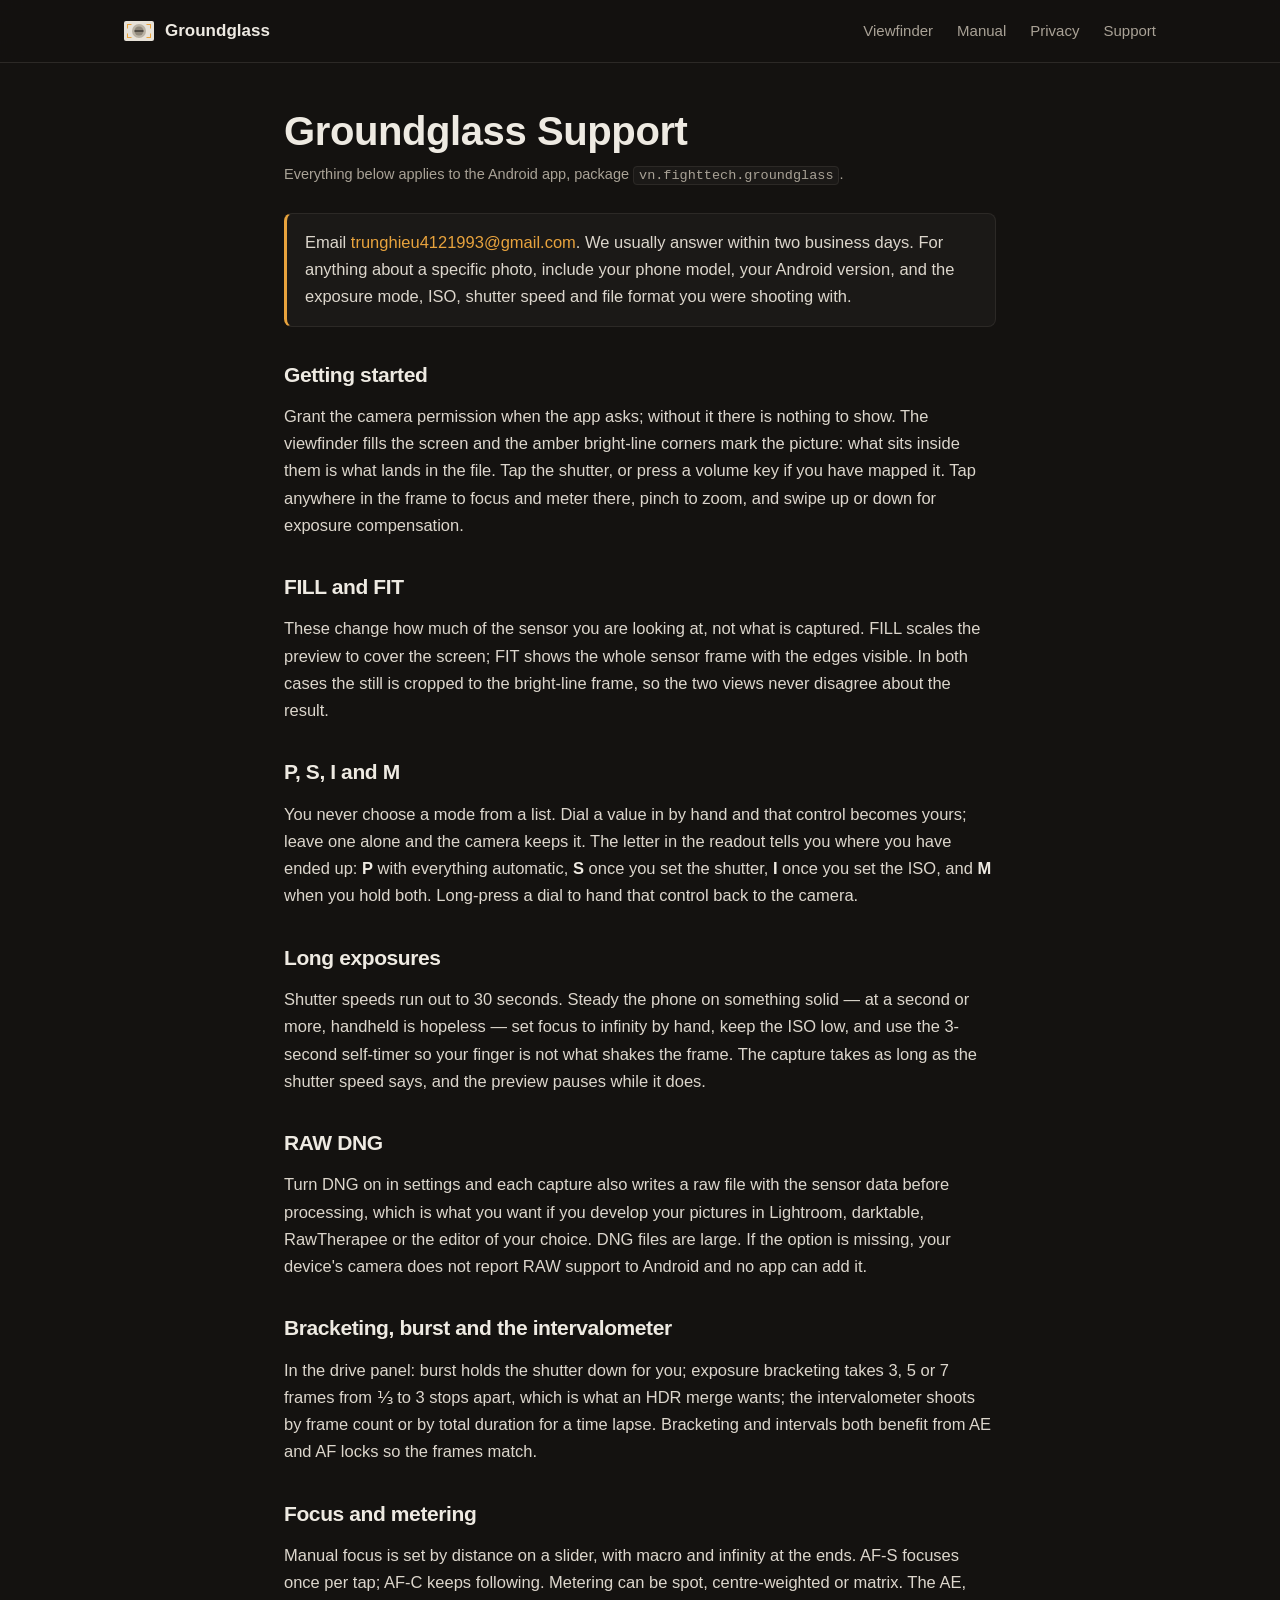
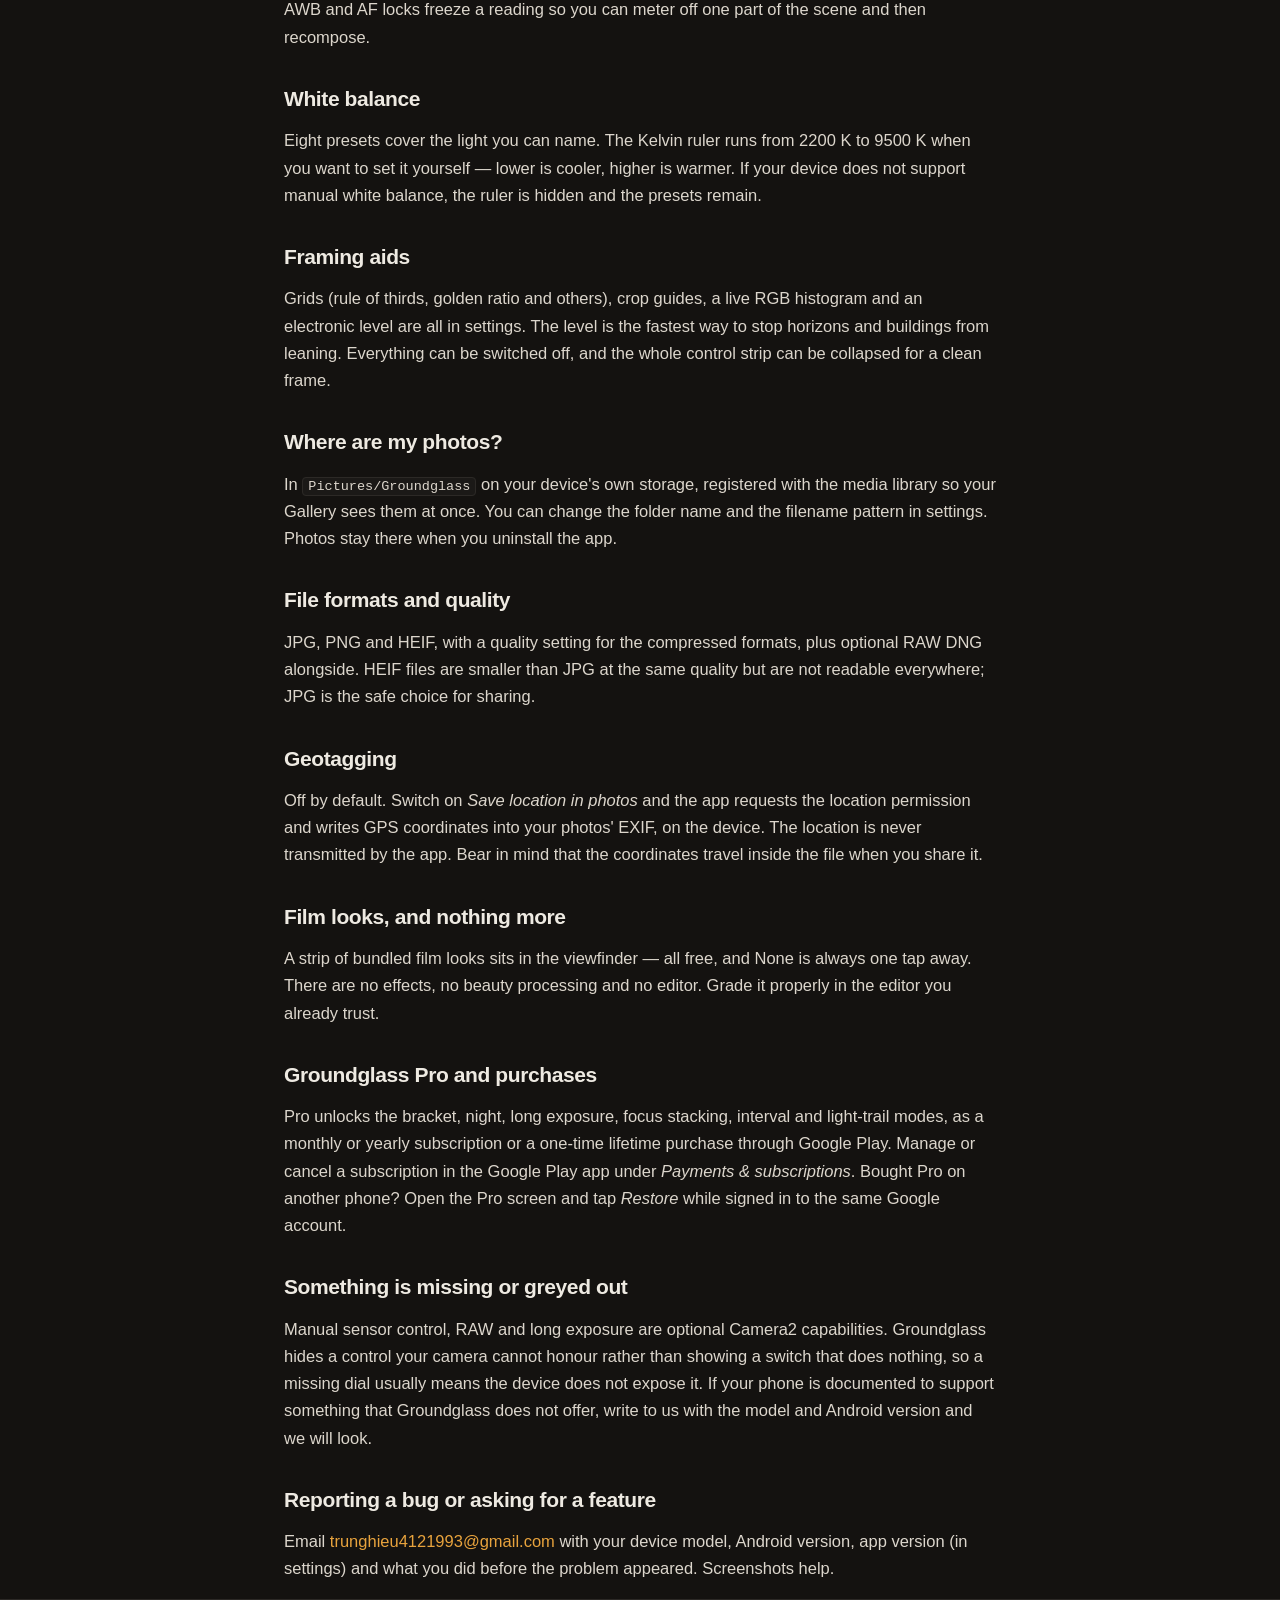
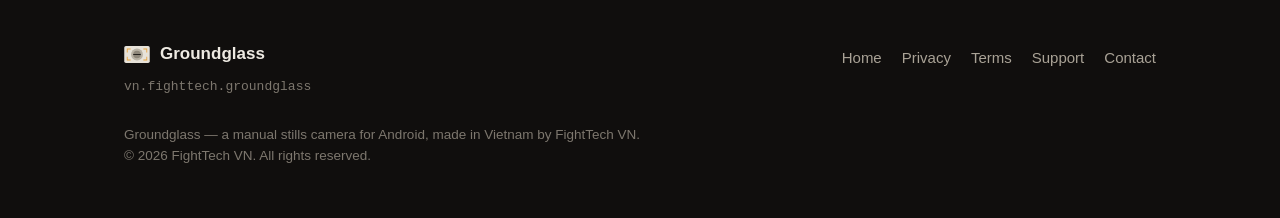
<file: support.html>
<!DOCTYPE html>
<html lang="en">
<head>
<meta charset="UTF-8">
<meta name="viewport" content="width=device-width, initial-scale=1.0, viewport-fit=cover">
<title>Support &amp; Help — Groundglass for Android</title>
<meta name="description" content="Help for Groundglass: FILL and FIT, the P/S/I/M exposure modes, long exposures, RAW DNG, bracketing and the intervalometer, where photos are saved, geotagging, and how to reach us.">
<link rel="canonical" href="https://trunghieuvn.github.io/groundglass/support.html">
<meta name="robots" content="index, follow">
<meta name="theme-color" content="#141210">
<link rel="icon" href="assets/favicon.svg" type="image/svg+xml">
<link rel="apple-touch-icon" href="assets/icon.png">
<meta property="og:type" content="website">
<meta property="og:site_name" content="Groundglass">
<meta property="og:title" content="Support &amp; Help — Groundglass for Android">
<meta property="og:description" content="Help for Groundglass: FILL and FIT, the P/S/I/M exposure modes, long exposures, RAW DNG, bracketing and the intervalometer, where photos are saved, geotagging, and how to reach us.">
<meta property="og:url" content="https://trunghieuvn.github.io/groundglass/support.html">
<meta property="og:image" content="https://trunghieuvn.github.io/groundglass/assets/icon.png">
<meta name="twitter:card" content="summary">
<meta name="twitter:title" content="Support &amp; Help — Groundglass for Android">
<meta name="twitter:description" content="Help for Groundglass: FILL and FIT, the P/S/I/M exposure modes, long exposures, RAW DNG, bracketing and the intervalometer, where photos are saved, geotagging, and how to reach us.">
<meta name="twitter:image" content="https://trunghieuvn.github.io/groundglass/assets/icon.png">
<link rel="stylesheet" href="css/style.css?v=20260907">
</head>
<body>

<nav>
  <div class="wrap">
    <a class="brand" href="./">
      <svg viewBox="0 0 60 40" width="30" height="20" aria-hidden="true">
        <rect x="0" y="0" width="60" height="40" rx="4" fill="#E7E2D8"/>
        <circle cx="30" cy="20" r="14" fill="#B9B2A4"/>
        <circle cx="30" cy="20" r="9" fill="#8E877A"/>
        <rect x="21" y="19" width="18" height="2" fill="#141210"/>
        <path d="M6,6 h9 v2 h-7 v7 h-2 z M54,6 h-9 v2 h7 v7 h2 z M6,34 h9 v-2 h-7 v-7 h-2 z M54,34 h-9 v-2 h7 v-7 h2 z" fill="#E8A33D"/>
      </svg>
      Groundglass
    </a>
    <div class="links">
      <a href="index.html#finder" class="hide-sm">Viewfinder</a>
      <a href="index.html#manual" class="hide-sm">Manual</a>
      <a href="privacy.html">Privacy</a>
      <a href="support.html">Support</a>
    </div>
  </div>
</nav>

<main>
<div class="wrap doc">

  <h1>Groundglass Support</h1>
  <p class="upd">Everything below applies to the Android app, package <code>vn.fighttech.groundglass</code>.</p>

  <p class="callout">Email <a href="mailto:trunghieu4121993@gmail.com">trunghieu4121993@gmail.com</a>. We usually
  answer within two business days. For anything about a specific photo, include your phone model, your Android
  version, and the exposure mode, ISO, shutter speed and file format you were shooting with.</p>

  <h2>Getting started</h2>
  <p>Grant the camera permission when the app asks; without it there is nothing to show. The viewfinder fills the
  screen and the amber bright-line corners mark the picture: what sits inside them is what lands in the file.
  Tap the shutter, or press a volume key if you have mapped it. Tap anywhere in the frame to focus and meter there,
  pinch to zoom, and swipe up or down for exposure compensation.</p>

  <h2>FILL and FIT</h2>
  <p>These change how much of the sensor you are looking at, not what is captured. FILL scales the preview to cover
  the screen; FIT shows the whole sensor frame with the edges visible. In both cases the still is cropped to the
  bright-line frame, so the two views never disagree about the result.</p>

  <h2>P, S, I and M</h2>
  <p>You never choose a mode from a list. Dial a value in by hand and that control becomes yours; leave one alone
  and the camera keeps it. The letter in the readout tells you where you have ended up: <strong>P</strong> with
  everything automatic, <strong>S</strong> once you set the shutter, <strong>I</strong> once you set the ISO, and
  <strong>M</strong> when you hold both. Long-press a dial to hand that control back to the camera.</p>

  <h2>Long exposures</h2>
  <p>Shutter speeds run out to 30 seconds. Steady the phone on something solid — at a second or more, handheld is
  hopeless — set focus to infinity by hand, keep the ISO low, and use the 3-second self-timer so your finger is not
  what shakes the frame. The capture takes as long as the shutter speed says, and the preview pauses while it does.</p>

  <h2>RAW DNG</h2>
  <p>Turn DNG on in settings and each capture also writes a raw file with the sensor data before processing, which
  is what you want if you develop your pictures in Lightroom, darktable, RawTherapee or the editor of your choice.
  DNG files are large. If the option is missing, your device's camera does not report RAW support to Android and no
  app can add it.</p>

  <h2>Bracketing, burst and the intervalometer</h2>
  <p>In the drive panel: burst holds the shutter down for you; exposure bracketing takes 3, 5 or 7 frames from
  &frac13; to 3 stops apart, which is what an HDR merge wants; the intervalometer shoots by frame count or by total
  duration for a time lapse. Bracketing and intervals both benefit from AE and AF locks so the frames match.</p>

  <h2>Focus and metering</h2>
  <p>Manual focus is set by distance on a slider, with macro and infinity at the ends. AF-S focuses once per tap;
  AF-C keeps following. Metering can be spot, centre-weighted or matrix. The AE, AWB and AF locks freeze a reading
  so you can meter off one part of the scene and then recompose.</p>

  <h2>White balance</h2>
  <p>Eight presets cover the light you can name. The Kelvin ruler runs from 2200 K to 9500 K when you want to set it
  yourself — lower is cooler, higher is warmer. If your device does not support manual white balance, the ruler is
  hidden and the presets remain.</p>

  <h2>Framing aids</h2>
  <p>Grids (rule of thirds, golden ratio and others), crop guides, a live RGB histogram and an electronic level are
  all in settings. The level is the fastest way to stop horizons and buildings from leaning. Everything can be
  switched off, and the whole control strip can be collapsed for a clean frame.</p>

  <h2>Where are my photos?</h2>
  <p>In <code>Pictures/Groundglass</code> on your device's own storage, registered with the media library so your
  Gallery sees them at once. You can change the folder name and the filename pattern in settings. Photos stay there
  when you uninstall the app.</p>

  <h2>File formats and quality</h2>
  <p>JPG, PNG and HEIF, with a quality setting for the compressed formats, plus optional RAW DNG alongside. HEIF
  files are smaller than JPG at the same quality but are not readable everywhere; JPG is the safe choice for sharing.</p>

  <h2>Geotagging</h2>
  <p>Off by default. Switch on <em>Save location in photos</em> and the app requests the location permission and
  writes GPS coordinates into your photos' EXIF, on the device. The location is never transmitted by the app.
  Bear in mind that the coordinates travel inside the file when you share it.</p>

  <h2>Film looks, and nothing more</h2>
  <p>A strip of bundled film looks sits in the viewfinder — all free, and None is always one tap away. There are no
  effects, no beauty processing and no editor. Grade it properly in the editor you already trust.</p>

  <h2>Groundglass Pro and purchases</h2>
  <p>Pro unlocks the bracket, night, long exposure, focus stacking, interval and light-trail modes, as a monthly or
  yearly subscription or a one-time lifetime purchase through Google Play. Manage or cancel a subscription in the
  Google Play app under <em>Payments &amp; subscriptions</em>. Bought Pro on another phone? Open the Pro screen and
  tap <em>Restore</em> while signed in to the same Google account.</p>

  <h2>Something is missing or greyed out</h2>
  <p>Manual sensor control, RAW and long exposure are optional Camera2 capabilities. Groundglass hides a control
  your camera cannot honour rather than showing a switch that does nothing, so a missing dial usually means the
  device does not expose it. If your phone is documented to support something that Groundglass does not offer,
  write to us with the model and Android version and we will look.</p>

  <h2>Reporting a bug or asking for a feature</h2>
  <p>Email <a href="mailto:trunghieu4121993@gmail.com">trunghieu4121993@gmail.com</a> with your device model,
  Android version, app version (in settings) and what you did before the problem appeared. Screenshots help.</p>

</div>
</main>

<footer>
  <div class="wrap">
    <div class="cols">
      <div>
        <div class="brand" style="gap:10px">
          <svg viewBox="0 0 60 40" width="26" height="17" aria-hidden="true">
        <rect x="0" y="0" width="60" height="40" rx="4" fill="#E7E2D8"/>
        <circle cx="30" cy="20" r="14" fill="#B9B2A4"/>
        <circle cx="30" cy="20" r="9" fill="#8E877A"/>
        <rect x="21" y="19" width="18" height="2" fill="#141210"/>
        <path d="M6,6 h9 v2 h-7 v7 h-2 z M54,6 h-9 v2 h7 v7 h2 z M6,34 h9 v-2 h-7 v-7 h-2 z M54,34 h-9 v-2 h7 v-7 h2 z" fill="#E8A33D"/>
      </svg>
          Groundglass
        </div>
        <div class="pkg" style="margin-top:8px">vn.fighttech.groundglass</div>
      </div>
      <div class="links">
        <a href="./">Home</a>
        <a href="privacy.html">Privacy</a>
        <a href="terms.html">Terms</a>
        <a href="support.html">Support</a>
        <a href="mailto:trunghieu4121993@gmail.com">Contact</a>
      </div>
    </div>
    <p class="fine">Groundglass — a manual stills camera for Android, made in Vietnam by FightTech VN.<br>
    &copy; 2026 FightTech VN. All rights reserved.</p>
  </div>
</footer>

<script src="js/main.js?v=20260907"></script>
</body>
</html>
</file>
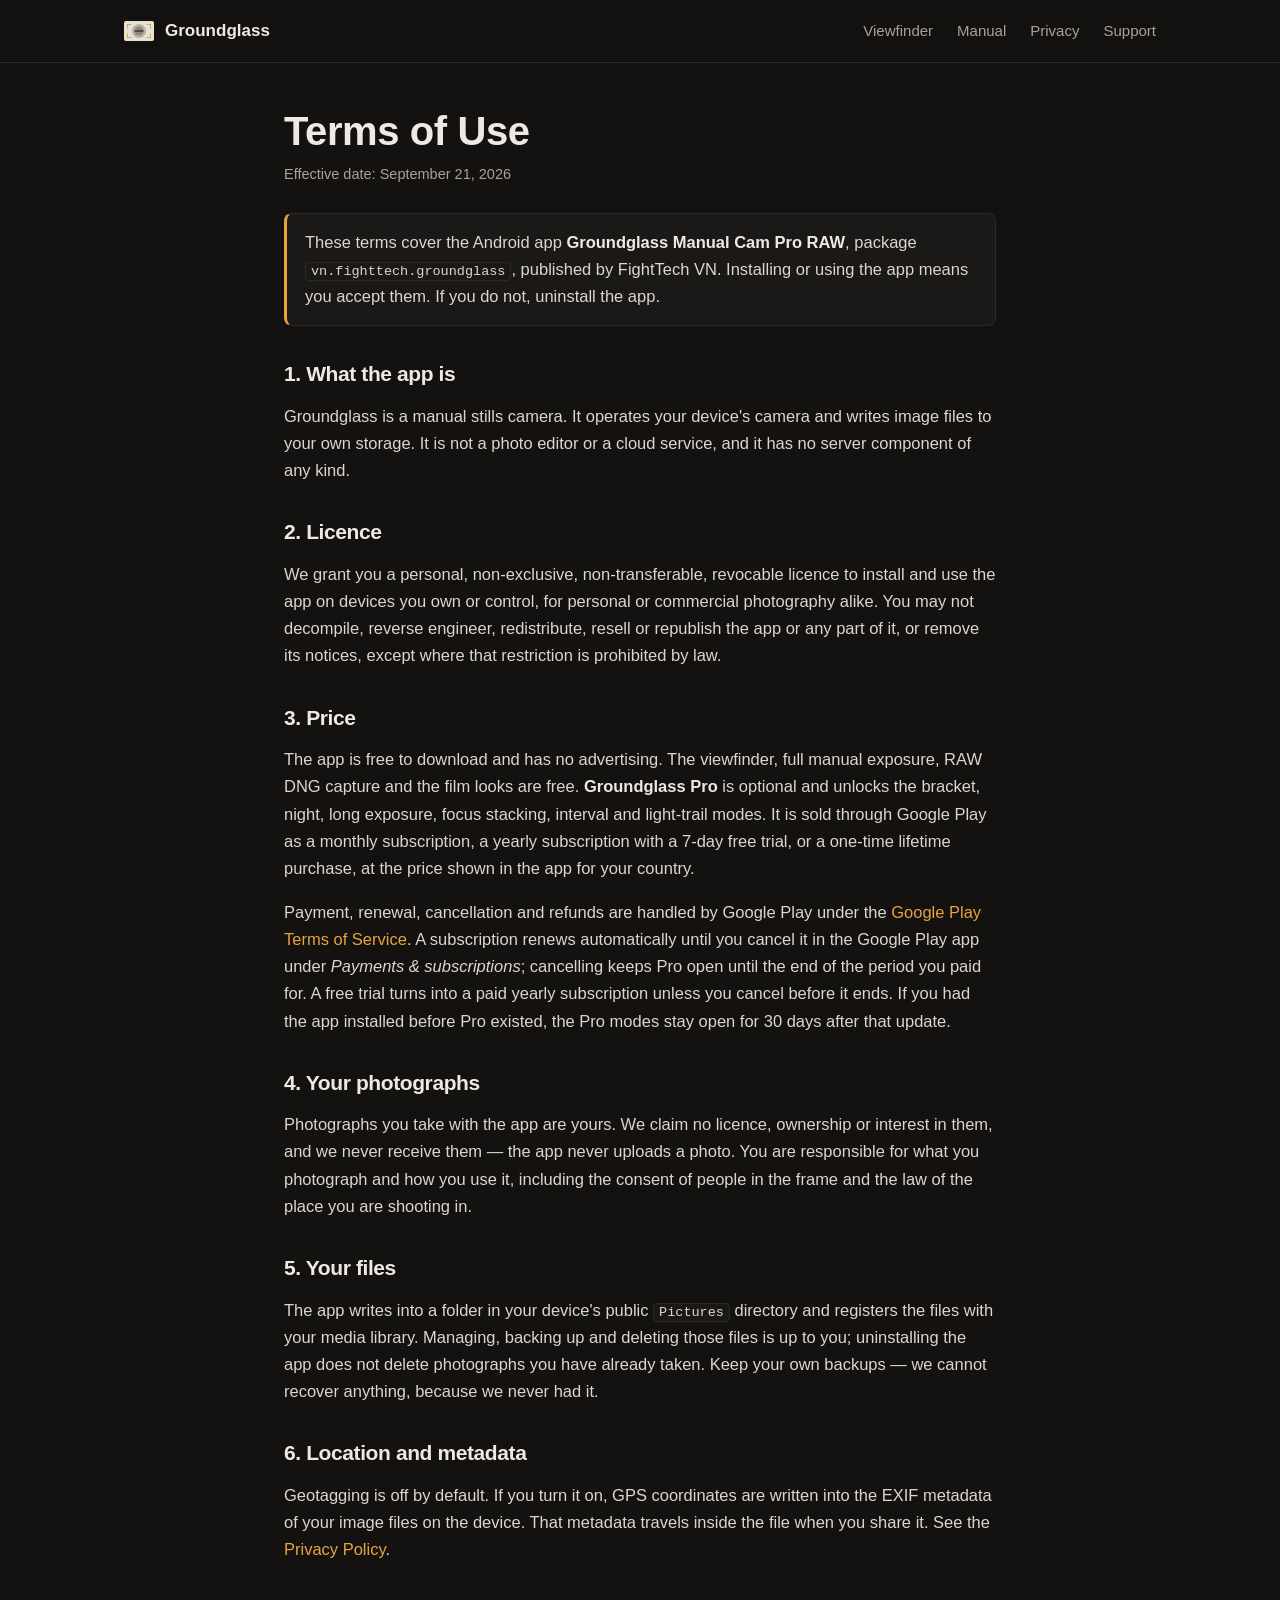
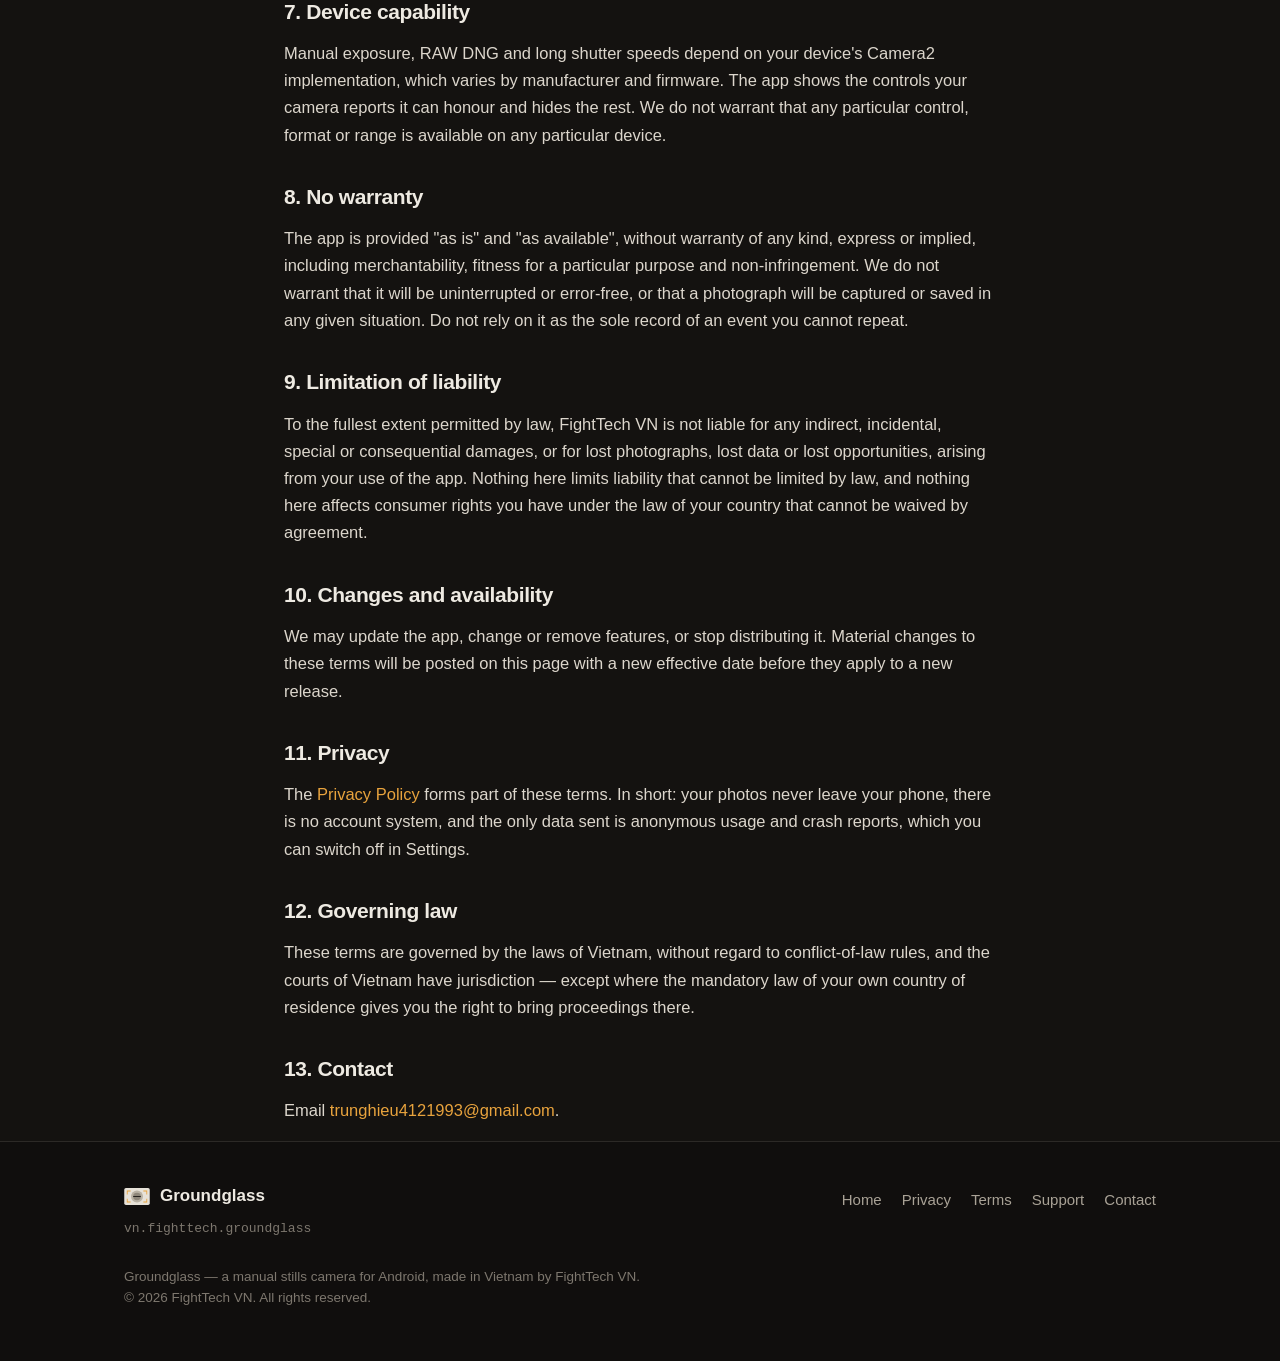
<file: terms.html>
<!DOCTYPE html>
<html lang="en">
<head>
<meta charset="UTF-8">
<meta name="viewport" content="width=device-width, initial-scale=1.0, viewport-fit=cover">
<title>Terms of Use — Groundglass for Android</title>
<meta name="description" content="Terms of use for Groundglass (vn.fighttech.groundglass): licence, price, your photographs and files, device capability, warranty and liability.">
<link rel="canonical" href="https://trunghieuvn.github.io/groundglass/terms.html">
<meta name="robots" content="index, follow">
<meta name="theme-color" content="#141210">
<link rel="icon" href="assets/favicon.svg" type="image/svg+xml">
<link rel="apple-touch-icon" href="assets/icon.png">
<meta property="og:type" content="website">
<meta property="og:site_name" content="Groundglass">
<meta property="og:title" content="Terms of Use — Groundglass for Android">
<meta property="og:description" content="Terms of use for Groundglass (vn.fighttech.groundglass): licence, price, your photographs and files, device capability, warranty and liability.">
<meta property="og:url" content="https://trunghieuvn.github.io/groundglass/terms.html">
<meta property="og:image" content="https://trunghieuvn.github.io/groundglass/assets/icon.png">
<meta name="twitter:card" content="summary">
<meta name="twitter:title" content="Terms of Use — Groundglass for Android">
<meta name="twitter:description" content="Terms of use for Groundglass (vn.fighttech.groundglass): licence, price, your photographs and files, device capability, warranty and liability.">
<meta name="twitter:image" content="https://trunghieuvn.github.io/groundglass/assets/icon.png">
<link rel="stylesheet" href="css/style.css?v=20260907">
</head>
<body>

<nav>
  <div class="wrap">
    <a class="brand" href="./">
      <svg viewBox="0 0 60 40" width="30" height="20" aria-hidden="true">
        <rect x="0" y="0" width="60" height="40" rx="4" fill="#E7E2D8"/>
        <circle cx="30" cy="20" r="14" fill="#B9B2A4"/>
        <circle cx="30" cy="20" r="9" fill="#8E877A"/>
        <rect x="21" y="19" width="18" height="2" fill="#141210"/>
        <path d="M6,6 h9 v2 h-7 v7 h-2 z M54,6 h-9 v2 h7 v7 h2 z M6,34 h9 v-2 h-7 v-7 h-2 z M54,34 h-9 v-2 h7 v-7 h2 z" fill="#E8A33D"/>
      </svg>
      Groundglass
    </a>
    <div class="links">
      <a href="index.html#finder" class="hide-sm">Viewfinder</a>
      <a href="index.html#manual" class="hide-sm">Manual</a>
      <a href="privacy.html">Privacy</a>
      <a href="support.html">Support</a>
    </div>
  </div>
</nav>

<main>
<div class="wrap doc">

  <h1>Terms of Use</h1>
  <p class="upd">Effective date: September 21, 2026</p>

  <p class="callout">These terms cover the Android app <strong>Groundglass Manual Cam Pro RAW</strong>, package
  <code>vn.fighttech.groundglass</code>, published by FightTech VN. Installing or using the app means you accept them.
  If you do not, uninstall the app.</p>

  <h2>1. What the app is</h2>
  <p>Groundglass is a manual stills camera. It operates your device's camera and writes image files to your own
  storage. It is not a photo editor or a cloud service, and it has no server component of any kind.</p>

  <h2>2. Licence</h2>
  <p>We grant you a personal, non-exclusive, non-transferable, revocable licence to install and use the app on
  devices you own or control, for personal or commercial photography alike. You may not decompile, reverse
  engineer, redistribute, resell or republish the app or any part of it, or remove its notices, except where that
  restriction is prohibited by law.</p>

  <h2>3. Price</h2>
  <p>The app is free to download and has no advertising. The viewfinder, full manual exposure, RAW DNG capture
  and the film looks are free. <strong>Groundglass Pro</strong> is optional and unlocks the bracket, night, long
  exposure, focus stacking, interval and light-trail modes. It is sold through Google Play as a monthly
  subscription, a yearly subscription with a 7-day free trial, or a one-time lifetime purchase, at the price shown
  in the app for your country.</p>
  <p>Payment, renewal, cancellation and refunds are handled by Google Play under the
  <a href="https://play.google.com/about/play-terms/">Google Play Terms of Service</a>. A subscription renews
  automatically until you cancel it in the Google Play app under <em>Payments &amp; subscriptions</em>; cancelling
  keeps Pro open until the end of the period you paid for. A free trial turns into a paid yearly subscription unless
  you cancel before it ends. If you had the app installed before Pro existed, the Pro modes stay open for 30 days
  after that update.</p>

  <h2>4. Your photographs</h2>
  <p>Photographs you take with the app are yours. We claim no licence, ownership or interest in them, and we never
  receive them — the app never uploads a photo. You are responsible for what you photograph and how you use
  it, including the consent of people in the frame and the law of the place you are shooting in.</p>

  <h2>5. Your files</h2>
  <p>The app writes into a folder in your device's public <code>Pictures</code> directory and registers the files
  with your media library. Managing, backing up and deleting those files is up to you; uninstalling the app does
  not delete photographs you have already taken. Keep your own backups — we cannot recover anything, because we
  never had it.</p>

  <h2>6. Location and metadata</h2>
  <p>Geotagging is off by default. If you turn it on, GPS coordinates are written into the EXIF metadata of your
  image files on the device. That metadata travels inside the file when you share it. See the
  <a href="privacy.html">Privacy Policy</a>.</p>

  <h2>7. Device capability</h2>
  <p>Manual exposure, RAW DNG and long shutter speeds depend on your device's Camera2 implementation, which varies
  by manufacturer and firmware. The app shows the controls your camera reports it can honour and hides the rest.
  We do not warrant that any particular control, format or range is available on any particular device.</p>

  <h2>8. No warranty</h2>
  <p>The app is provided "as is" and "as available", without warranty of any kind, express or implied, including
  merchantability, fitness for a particular purpose and non-infringement. We do not warrant that it will be
  uninterrupted or error-free, or that a photograph will be captured or saved in any given situation. Do not rely
  on it as the sole record of an event you cannot repeat.</p>

  <h2>9. Limitation of liability</h2>
  <p>To the fullest extent permitted by law, FightTech VN is not liable for any indirect, incidental, special or
  consequential damages, or for lost photographs, lost data or lost opportunities, arising from your use of the
  app. Nothing here limits liability that cannot be limited by law, and nothing here affects consumer rights you
  have under the law of your country that cannot be waived by agreement.</p>

  <h2>10. Changes and availability</h2>
  <p>We may update the app, change or remove features, or stop distributing it. Material changes to these terms
  will be posted on this page with a new effective date before they apply to a new release.</p>

  <h2>11. Privacy</h2>
  <p>The <a href="privacy.html">Privacy Policy</a> forms part of these terms. In short: your photos never leave your
  phone, there is no account system, and the only data sent is anonymous usage and crash reports, which you can
  switch off in Settings.</p>

  <h2>12. Governing law</h2>
  <p>These terms are governed by the laws of Vietnam, without regard to conflict-of-law rules, and the courts of
  Vietnam have jurisdiction — except where the mandatory law of your own country of residence gives you the right
  to bring proceedings there.</p>

  <h2>13. Contact</h2>
  <p>Email <a href="mailto:trunghieu4121993@gmail.com">trunghieu4121993@gmail.com</a>.</p>

</div>
</main>

<footer>
  <div class="wrap">
    <div class="cols">
      <div>
        <div class="brand" style="gap:10px">
          <svg viewBox="0 0 60 40" width="26" height="17" aria-hidden="true">
        <rect x="0" y="0" width="60" height="40" rx="4" fill="#E7E2D8"/>
        <circle cx="30" cy="20" r="14" fill="#B9B2A4"/>
        <circle cx="30" cy="20" r="9" fill="#8E877A"/>
        <rect x="21" y="19" width="18" height="2" fill="#141210"/>
        <path d="M6,6 h9 v2 h-7 v7 h-2 z M54,6 h-9 v2 h7 v7 h2 z M6,34 h9 v-2 h-7 v-7 h-2 z M54,34 h-9 v-2 h7 v-7 h2 z" fill="#E8A33D"/>
      </svg>
          Groundglass
        </div>
        <div class="pkg" style="margin-top:8px">vn.fighttech.groundglass</div>
      </div>
      <div class="links">
        <a href="./">Home</a>
        <a href="privacy.html">Privacy</a>
        <a href="terms.html">Terms</a>
        <a href="support.html">Support</a>
        <a href="mailto:trunghieu4121993@gmail.com">Contact</a>
      </div>
    </div>
    <p class="fine">Groundglass — a manual stills camera for Android, made in Vietnam by FightTech VN.<br>
    &copy; 2026 FightTech VN. All rights reserved.</p>
  </div>
</footer>

<script src="js/main.js?v=20260907"></script>
</body>
</html>
</file>
<file: css/style.css>
/* Groundglass — trunghieuvn.github.io/groundglass
   Its own sheet on purpose. Groundglass ships under a different developer
   account from the FilCam pages at /filmode-camera/, and the two listings must
   not read as re-skins of each other (docs/DSLR_MARKET_RESEARCH.md 6.3), so
   nothing here is copied from that site: the palette is the app's own —
   ink, frosted paper and the amber of the bright-line frame. */

:root {
  color-scheme: dark;
  --ink:    #141210;
  --ink-2:  #100e0d;
  --panel:  #1b1917;
  --panel-2:#221f1c;
  --paper:  #EEEAE2;
  --body:   #DCD6CC;
  --muted:  #A9A296;
  --amber:  #E8A33D;
  --amber-d:#c0821f;
  --rule:   #2c2926;
  --mono: ui-monospace, SFMono-Regular, "SF Mono", Menlo, Consolas, monospace;
  --sans: -apple-system, BlinkMacSystemFont, "Segoe UI", Roboto, Helvetica, Arial, sans-serif;
  --wrap: 1080px;
}

* { box-sizing: border-box; }
html { scroll-behavior: smooth; }
body {
  margin: 0;
  background: var(--ink);
  color: var(--body);
  font: 17px/1.65 var(--sans);
  -webkit-font-smoothing: antialiased;
  text-rendering: optimizeLegibility;
}
img { max-width: 100%; height: auto; display: block; }  /* height:auto is load-bearing: every <img> carries width/height attributes, and without it the attribute height wins and a 720x1600 shot renders 262x1600 — stretched */
a { color: var(--amber); text-decoration: none; }
a:hover { color: #f3b45a; }
.wrap { max-width: var(--wrap); margin: 0 auto; padding: 0 24px; }
.center { text-align: center; }

/* ---------- type ---------- */
h1, h2, h3 { color: var(--paper); letter-spacing: -.4px; line-height: 1.14; margin: 0; }
h1 { font-size: clamp(38px, 6.2vw, 62px); }
h2 { font-size: clamp(27px, 3.6vw, 38px); }
h3 { font-size: 18px; letter-spacing: -.1px; }
.accent { color: var(--amber); }
.lede { font-size: clamp(17px, 2vw, 20px); color: var(--muted); max-width: 62ch; }
.eyebrow {
  font: 600 12px/1 var(--mono); letter-spacing: 2.4px; text-transform: uppercase;
  color: var(--amber); margin: 0 0 18px;
}
code, .mono { font-family: var(--mono); font-size: .88em; }

/* ---------- nav ---------- */
nav {
  position: sticky; top: 0; z-index: 40;
  background: rgba(20,18,16,.88);
  backdrop-filter: saturate(150%) blur(12px);
  border-bottom: 1px solid var(--rule);
}
nav .wrap { display: flex; align-items: center; gap: 26px; height: 62px; }
.brand { display: flex; align-items: center; gap: 11px; color: var(--paper); font-weight: 600; }
.brand svg { display: block; flex: none; }
nav .links { margin-left: auto; display: flex; align-items: center; gap: 24px; }
nav .links a { color: var(--muted); font-size: 15px; }
nav .links a:hover { color: var(--paper); }
@media (max-width: 720px) { nav .links a.hide-sm { display: none; } }

/* ---------- buttons ---------- */
.btn {
  display: inline-flex; align-items: center; gap: 9px;
  padding: 13px 22px; border-radius: 9px; font-weight: 600; font-size: 15.5px;
  border: 1px solid transparent; white-space: nowrap;
}
.btn-primary { background: var(--amber); color: #171410; }
.btn-primary:hover { background: #f3b45a; color: #171410; }
.btn-ghost { border-color: var(--rule); color: var(--paper); background: var(--panel); }
.btn-ghost:hover { border-color: #4a453f; color: var(--paper); }
.btn-row { display: flex; flex-wrap: wrap; gap: 12px; align-items: center; }

/* ---------- hero ---------- */
.hero { position: relative; overflow: hidden; border-bottom: 1px solid var(--rule); }
.hero::before {
  content: ""; position: absolute; inset: -30% 40% 20% -25%;
  background: radial-gradient(closest-side, rgba(232,163,61,.16), transparent 72%);
  pointer-events: none;
}
.hero .wrap {
  position: relative; display: grid; grid-template-columns: 1.05fr .95fr;
  gap: 54px; align-items: center; padding-top: 60px; padding-bottom: 62px;
}
.hero p.lede { margin: 20px 0 30px; }
.hero .btn-row { margin-bottom: 22px; }
.hero .fineprint { color: var(--muted); font-size: 14.5px; margin: 0; }
.shot-hero {
  border: 1px solid var(--rule); border-radius: 22px; overflow: hidden;
  box-shadow: 0 34px 70px rgba(0,0,0,.55); background: var(--panel);
  max-width: 264px; margin: 0 auto;   /* a 720x1600 phone shot is 587px tall here;
                                         wider and the hero grows past one screen */
}
@media (max-width: 860px) {
  .hero .wrap { grid-template-columns: 1fr; gap: 40px; padding-top: 54px; padding-bottom: 58px; }
  .shot-hero { max-width: 260px; }
}

/* ---------- sections ---------- */
section { padding: 86px 0; }
.bordered { border-bottom: 1px solid var(--rule); }
.section-head { max-width: 66ch; margin-bottom: 44px; }
.section-head p { margin: 14px 0 0; }
@media (max-width: 720px) { section { padding: 60px 0; } }

/* ---------- screenshot rail ---------- */
.rail { display: grid; grid-template-columns: repeat(4, 1fr); gap: 20px; }
.rail figure { margin: 0; }
.rail img {
  border: 1px solid var(--rule); border-radius: 16px; cursor: zoom-in;
  background: var(--panel); transition: transform .25s ease, border-color .25s ease;
}
.rail img:hover { transform: translateY(-4px); border-color: #4a453f; }
.rail figcaption { color: var(--muted); font-size: 14px; margin-top: 12px; }
@media (max-width: 860px) { .rail { grid-template-columns: repeat(2, 1fr); } }

/* ---------- feature grid ---------- */
.grid { display: grid; grid-template-columns: repeat(3, 1fr); gap: 18px; }
.card {
  background: var(--panel); border: 1px solid var(--rule); border-radius: 14px;
  padding: 24px 22px 26px;
}
.card h3 { margin-bottom: 9px; }
.card p { margin: 0; font-size: 15.5px; color: var(--muted); }
.card ul { margin: 10px 0 0; padding-left: 18px; font-size: 15.5px; color: var(--muted); }
.card li { margin: 5px 0; }
.card .num { font: 600 12px/1 var(--mono); color: var(--amber); letter-spacing: 1.6px; }
@media (max-width: 900px) { .grid { grid-template-columns: repeat(2, 1fr); } }
@media (max-width: 620px) { .grid { grid-template-columns: 1fr; } }

/* ---------- spec table ---------- */
.spec { width: 100%; border-collapse: collapse; font-size: 15.5px; }
.spec th, .spec td { text-align: left; padding: 13px 14px; border-bottom: 1px solid var(--rule); vertical-align: top; }
.spec th { color: var(--paper); font-weight: 600; width: 34%; }
.spec td { color: var(--muted); }
.spec tr:last-child th, .spec tr:last-child td { border-bottom: 0; }
.spec-wrap { border: 1px solid var(--rule); border-radius: 14px; overflow: hidden; background: var(--panel); }

/* ---------- privacy band ---------- */
.band { background: var(--panel-2); border-top: 1px solid var(--rule); border-bottom: 1px solid var(--rule); }
.band .cols { display: grid; grid-template-columns: repeat(3, 1fr); gap: 18px; margin-top: 34px; }
.band .cols div { border-left: 2px solid var(--amber); padding-left: 16px; }
.band .cols strong { display: block; color: var(--paper); margin-bottom: 4px; }
.band .cols p { margin: 0; font-size: 15.5px; color: var(--muted); }
@media (max-width: 720px) { .band .cols { grid-template-columns: 1fr; } }

/* ---------- faq ---------- */
.faq { max-width: 780px; }
.faq details { border-bottom: 1px solid var(--rule); padding: 6px 0; }
.faq summary {
  cursor: pointer; list-style: none; padding: 16px 32px 16px 0; position: relative;
  color: var(--paper); font-weight: 600; font-size: 17px;
}
.faq summary::-webkit-details-marker { display: none; }
.faq summary::after {
  content: "+"; position: absolute; right: 4px; top: 50%; transform: translateY(-50%);
  color: var(--amber); font-weight: 400; font-size: 21px;
}
.faq details[open] summary::after { content: "\2013"; }
.faq p { margin: 0 0 18px; color: var(--muted); font-size: 15.5px; }

/* ---------- cta ---------- */
.cta { text-align: center; }
.cta .lede { margin: 16px auto 28px; }
.cta .btn-row { justify-content: center; }

/* ---------- footer ---------- */
footer { border-top: 1px solid var(--rule); background: var(--ink-2); padding: 40px 0 52px; }
footer .cols { display: flex; flex-wrap: wrap; gap: 26px 40px; align-items: baseline; }
footer .links { display: flex; flex-wrap: wrap; gap: 20px; margin-left: auto; }
footer a { color: var(--muted); font-size: 15px; }
footer a:hover { color: var(--paper); }
footer .fine { color: #7d776e; font-size: 13.5px; margin: 26px 0 0; line-height: 1.6; }
footer .pkg { color: #7d776e; font-family: var(--mono); font-size: 13px; }

/* ---------- legal pages ---------- */
.doc { max-width: 760px; padding-top: 46px; }
.doc h1 { font-size: clamp(30px, 4.4vw, 40px); }
.doc h2 { font-size: 21px; margin: 36px 0 10px; }
.doc .upd { color: var(--muted); font-size: 14.5px; margin: 8px 0 26px; }
.doc p, .doc li { font-size: 16.5px; }
.doc strong { color: var(--paper); }
.doc ul { padding-left: 20px; }
.doc li { margin: 9px 0; }
.doc code {
  background: var(--panel); border: 1px solid var(--rule);
  border-radius: 4px; padding: 1px 5px; font-size: 13.5px;
}
.doc .callout {
  background: var(--panel); border: 1px solid var(--rule);
  border-left: 3px solid var(--amber); border-radius: 8px; padding: 15px 18px;
}

/* ---------- reveal + lightbox ---------- */
.reveal { opacity: 0; transform: translateY(16px); transition: opacity .6s ease, transform .6s ease; }
.reveal.in { opacity: 1; transform: none; }
@media (prefers-reduced-motion: reduce) {
  html { scroll-behavior: auto; }
  .reveal { opacity: 1; transform: none; transition: none; }
}
#lightbox {
  position: fixed; inset: 0; z-index: 90; display: none;
  background: rgba(10,9,8,.94); align-items: center; justify-content: center; padding: 30px;
  cursor: zoom-out;
}
#lightbox.open { display: flex; }
#lightbox img { max-height: 92vh; width: auto; border-radius: 14px; border: 1px solid var(--rule); }
</file>
